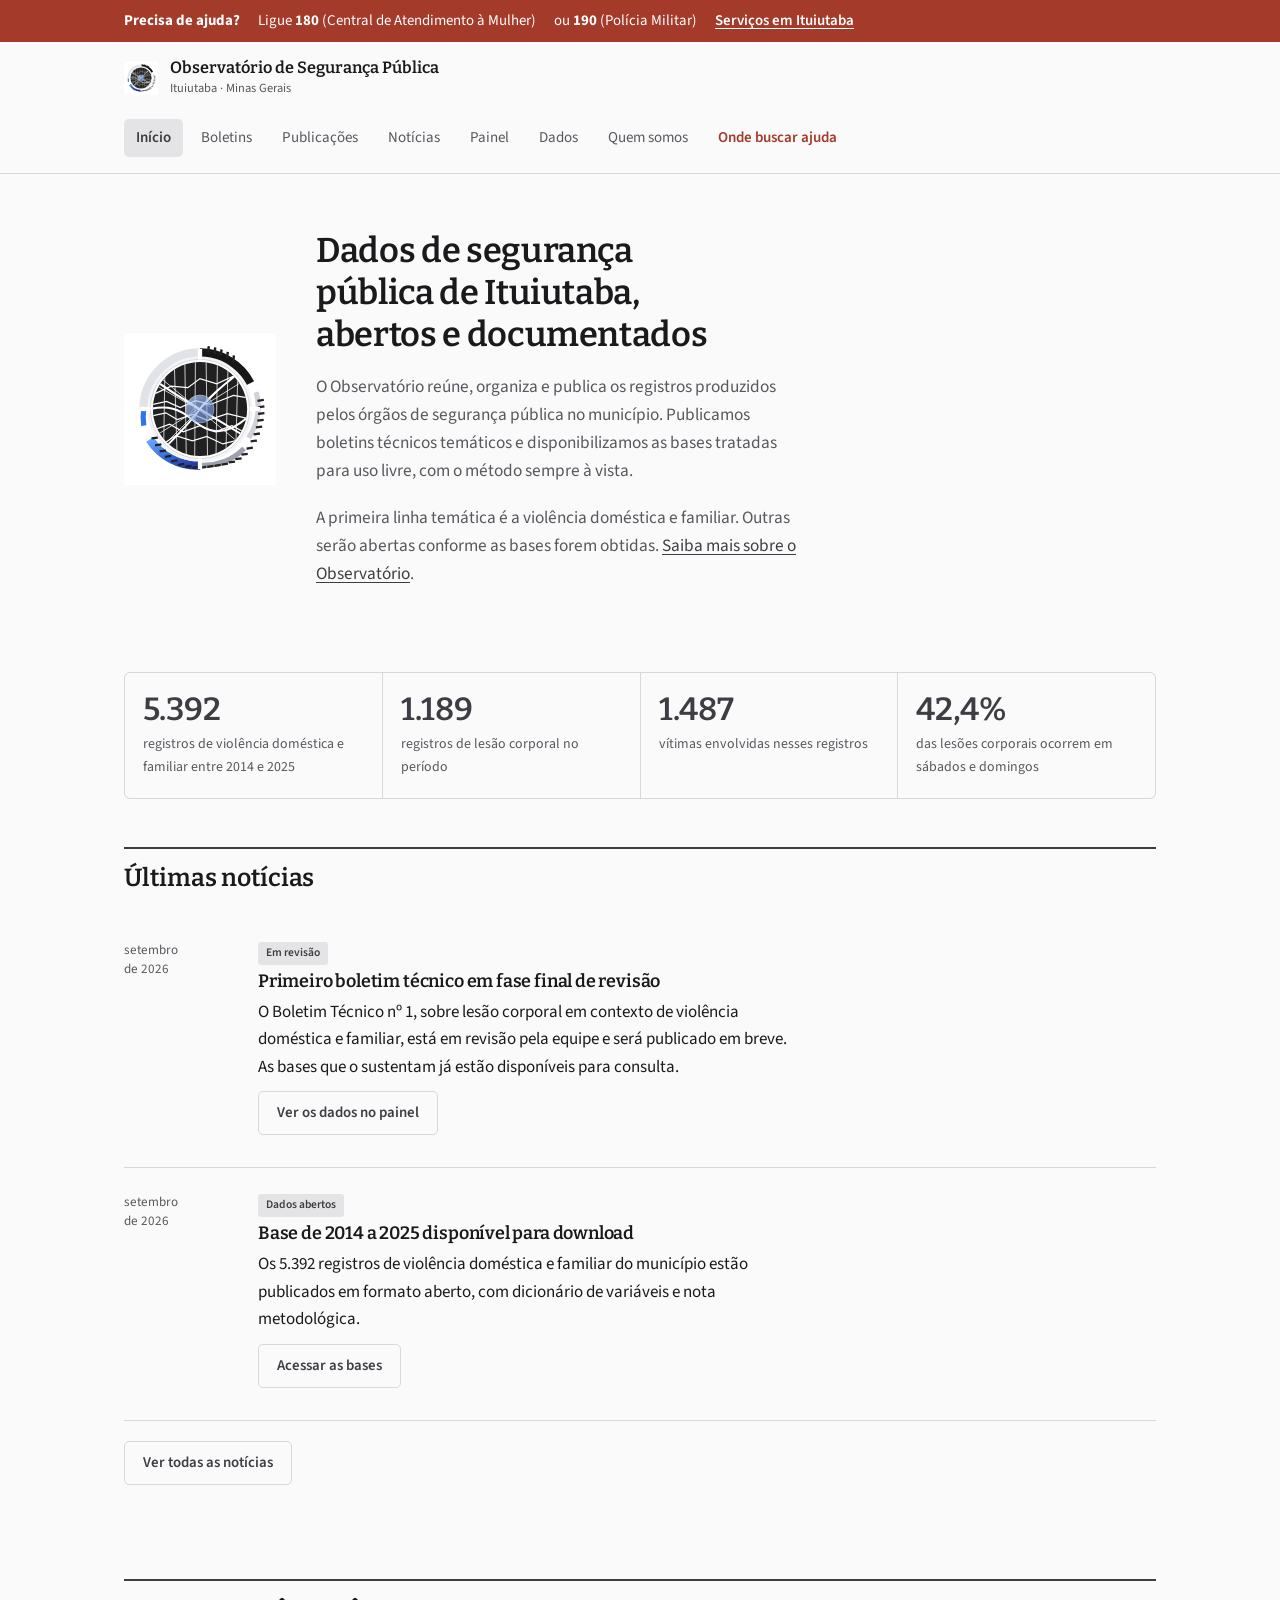
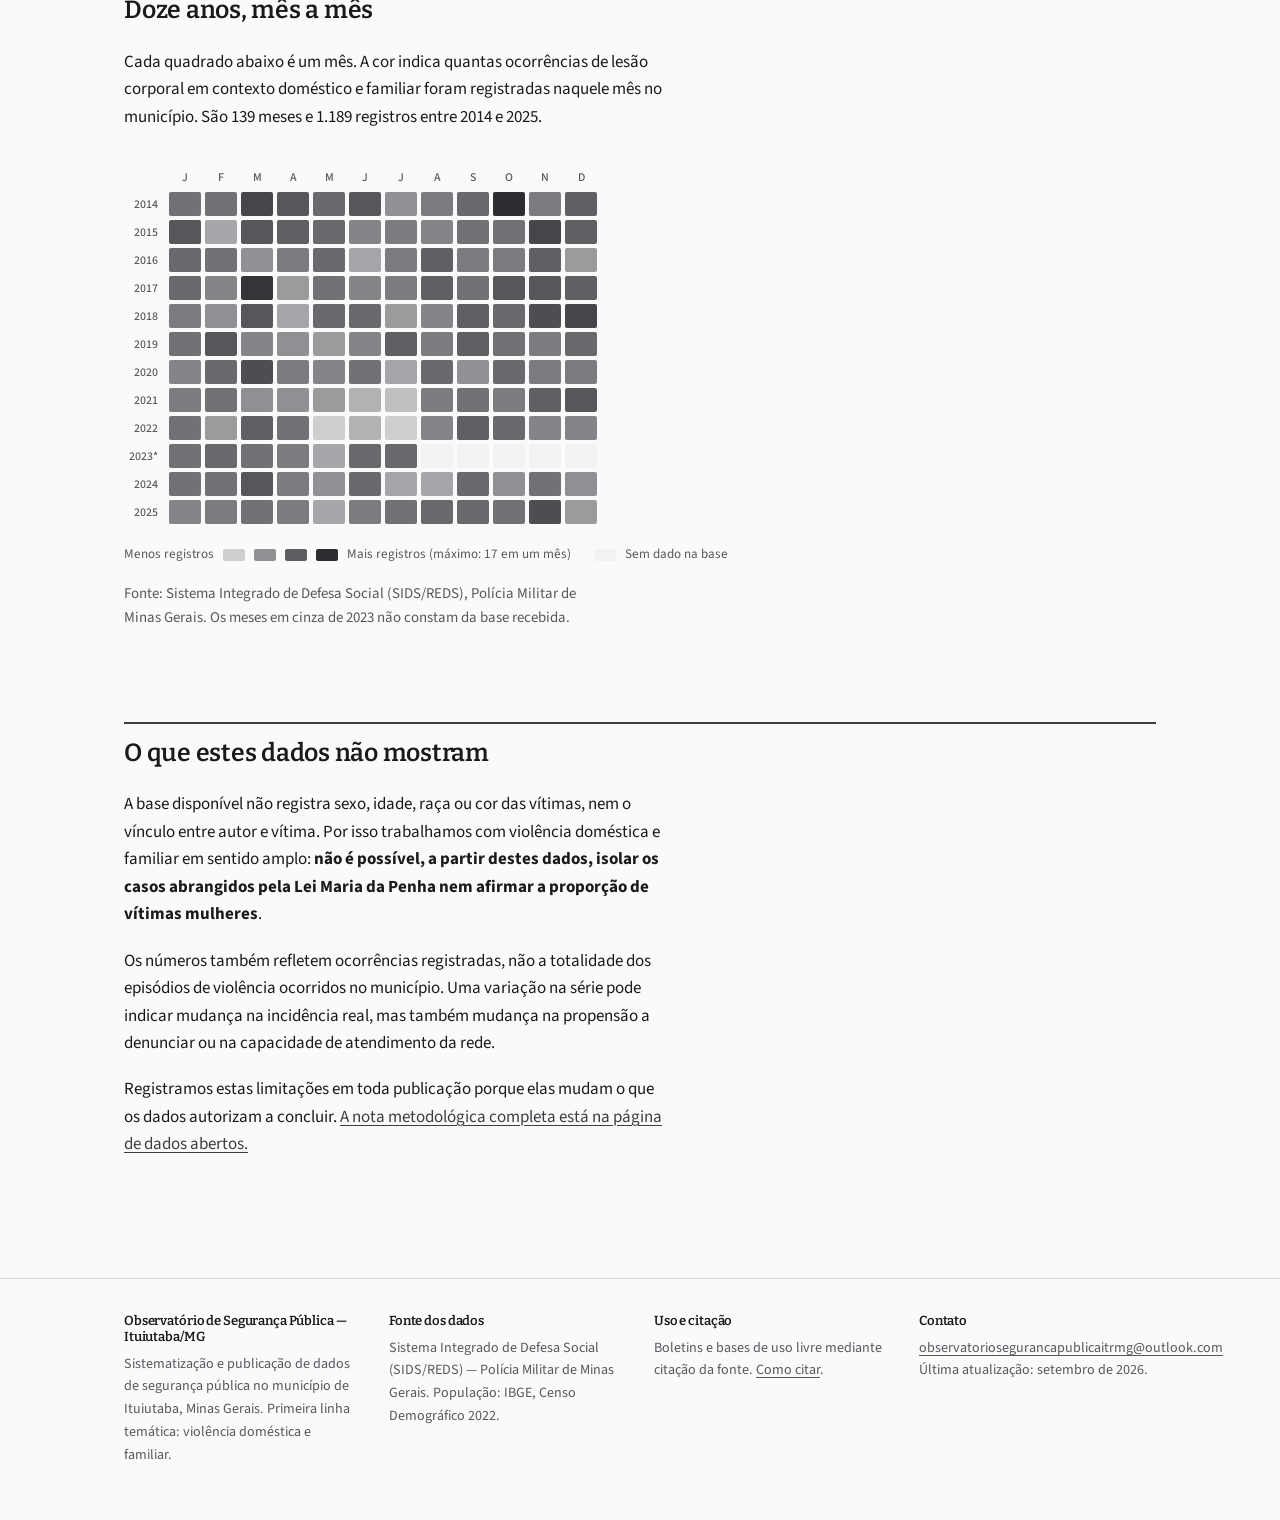
<file: index.html>
<!DOCTYPE html>
<html lang="pt-BR">
<head>
<meta charset="utf-8">
<meta name="viewport" content="width=device-width, initial-scale=1">
<title>Observatório de Segurança Pública — Ituiutaba/MG</title>
<meta name="description" content="Observatório de segurança pública de Ituiutaba (MG). Boletins técnicos e dados abertos, organizados em linhas temáticas. Primeira linha: violência doméstica e familiar, série histórica 2014–2025.">
<link rel="preconnect" href="https://fonts.googleapis.com">
<link rel="preconnect" href="https://fonts.gstatic.com" crossorigin>
<link href="https://fonts.googleapis.com/css2?family=Bitter:wght@500;600&family=Source+Sans+3:wght@400;600&display=swap" rel="stylesheet">
<link rel="icon" href="assets/logo.svg" type="image/svg+xml">
<link rel="stylesheet" href="assets/css/estilo.css">
<style>.sr-apenas{position:absolute;width:1px;height:1px;overflow:hidden;clip:rect(0 0 0 0)}</style>
</head>
<body>

<div class="socorro">
  <div class="env">
    <span><strong>Precisa de ajuda?</strong></span>
    <span>Ligue <strong>180</strong><span class="so-detalhe"> (Central de Atendimento à Mulher)</span></span>
    <span>ou <strong>190</strong><span class="so-detalhe"> (Polícia Militar)</span></span>
    <a href="ajuda.html">Serviços em Ituiutaba</a>
  </div>
</div>

<header class="topo">
  <div class="env">
    <a class="marca" href="index.html">
      <img src="assets/logo.svg" alt="" width="34" height="34">
      <span>
        <b>Observatório de Segurança Pública</b>
        <span>Ituiutaba · Minas Gerais</span>
      </span>
    </a>
    <nav class="menu" aria-label="Navegação principal">
      <a href="index.html" aria-current="page">Início</a>
      <a href="boletins.html">Boletins</a>
      <a href="publicacoes.html">Publicações</a>
      <a href="noticias.html">Notícias</a>
      <a href="painel.html">Painel</a>
      <a href="dados.html">Dados</a>
      <a href="equipe.html">Quem somos</a>
      <a href="ajuda.html" class="ajuda">Onde buscar ajuda</a>
    </nav>
  </div>
</header>

<main>
<div class="env">

  <div class="capa">
    <img src="assets/logo.svg" alt="">
    <div>
      <h1>Dados de segurança pública de Ituiutaba, abertos e documentados</h1>
      <p>O Observatório reúne, organiza e publica os registros produzidos pelos órgãos
      de segurança pública no município. Publicamos boletins técnicos temáticos e
      disponibilizamos as bases tratadas para uso livre, com o método sempre à vista.</p>
      <p>A primeira linha temática é a violência doméstica e familiar. Outras serão
      abertas conforme as bases forem obtidas. <a href="equipe.html">Saiba mais sobre o
      Observatório</a>.</p>
    </div>
  </div>

  <div class="numeros">
    <div><b>5.392</b><span>registros de violência doméstica e familiar entre 2014 e 2025</span></div>
    <div><b>1.189</b><span>registros de lesão corporal no período</span></div>
    <div><b>1.487</b><span>vítimas envolvidas nesses registros</span></div>
    <div><b>42,4%</b><span>das lesões corporais ocorrem em sábados e domingos</span></div>
  </div>

  <div class="secao-titulo"><h2>Últimas notícias</h2></div>
  <section>

    <div class="noticia">
      <div class="data">setembro<br>de 2026</div>
      <div>
        <span class="etiqueta">Em revisão</span>
        <h3>Primeiro boletim técnico em fase final de revisão</h3>
        <p>O Boletim Técnico nº 1, sobre lesão corporal em contexto de violência
        doméstica e familiar, está em revisão pela equipe e será publicado em breve.
        As bases que o sustentam já estão disponíveis para consulta.</p>
        <p><a class="botao vazado" href="painel.html">Ver os dados no painel</a></p>
      </div>
    </div>

    <div class="noticia">
      <div class="data">setembro<br>de 2026</div>
      <div>
        <span class="etiqueta">Dados abertos</span>
        <h3>Base de 2014 a 2025 disponível para download</h3>
        <p>Os 5.392 registros de violência doméstica e familiar do município estão
        publicados em formato aberto, com dicionário de variáveis e nota metodológica.</p>
        <p><a class="botao vazado" href="dados.html">Acessar as bases</a></p>
      </div>
    </div>

    <p style="margin-top:20px"><a class="botao vazado" href="noticias.html">Ver todas as notícias</a></p>

  </section>

  <div class="secao-titulo"><h2>Doze anos, mês a mês</h2></div>
  <section>
    <p class="prosa">Cada quadrado abaixo é um mês. A cor indica quantas ocorrências de
    lesão corporal em contexto doméstico e familiar foram registradas naquele mês no
    município. São 139 meses e 1.189 registros entre 2014 e 2025.</p>

    <div class="grade" id="grade-meses"></div>
    <div class="legenda" id="grade-legenda"></div>
    <p class="discreto" style="margin-top:16px">Fonte: Sistema Integrado de Defesa Social
    (SIDS/REDS), Polícia Militar de Minas Gerais. Os meses em cinza de 2023 não constam
    da base recebida.</p>
  </section>

  <div class="secao-titulo"><h2>O que estes dados não mostram</h2></div>
  <section>
    <div class="prosa">
      <p>A base disponível não registra sexo, idade, raça ou cor das vítimas, nem o
      vínculo entre autor e vítima. Por isso trabalhamos com violência doméstica e
      familiar em sentido amplo: <strong>não é possível, a partir destes dados, isolar os
      casos abrangidos pela Lei Maria da Penha nem afirmar a proporção de vítimas
      mulheres</strong>.</p>

      <p>Os números também refletem ocorrências registradas, não a totalidade dos
      episódios de violência ocorridos no município. Uma variação na série pode indicar
      mudança na incidência real, mas também mudança na propensão a denunciar ou na
      capacidade de atendimento da rede.</p>

      <p>Registramos estas limitações em toda publicação porque elas mudam o que os
      dados autorizam a concluir. <a href="dados.html">A nota metodológica completa está
      na página de dados abertos.</a></p>
    </div>
  </section>

</div>
</main>

<footer>
  <div class="env">
    <div>
      <h4>Observatório de Segurança Pública — Ituiutaba/MG</h4>
      <p>Sistematização e publicação de dados de segurança pública no município de
      Ituiutaba, Minas Gerais. Primeira linha temática: violência doméstica e familiar.</p>
    </div>
    <div>
      <h4>Fonte dos dados</h4>
      <p>Sistema Integrado de Defesa Social (SIDS/REDS) — Polícia Militar de Minas
      Gerais. População: IBGE, Censo Demográfico 2022.</p>
    </div>
    <div>
      <h4>Uso e citação</h4>
      <p>Boletins e bases de uso livre mediante citação da fonte.
      <a href="dados.html">Como citar</a>.</p>
    </div>
    <div>
      <h4>Contato</h4>
      <p><a href="mailto:observatoriosegurancapublicaitrmg@outlook.com">observatoriosegurancapublicaitrmg@outlook.com</a><br>
      Última atualização: setembro de 2026.</p>
    </div>
  </div>
</footer>

<script src="assets/js/dados.js"></script>
<script src="assets/js/grade.js"></script>
</body>
</html>
</file>
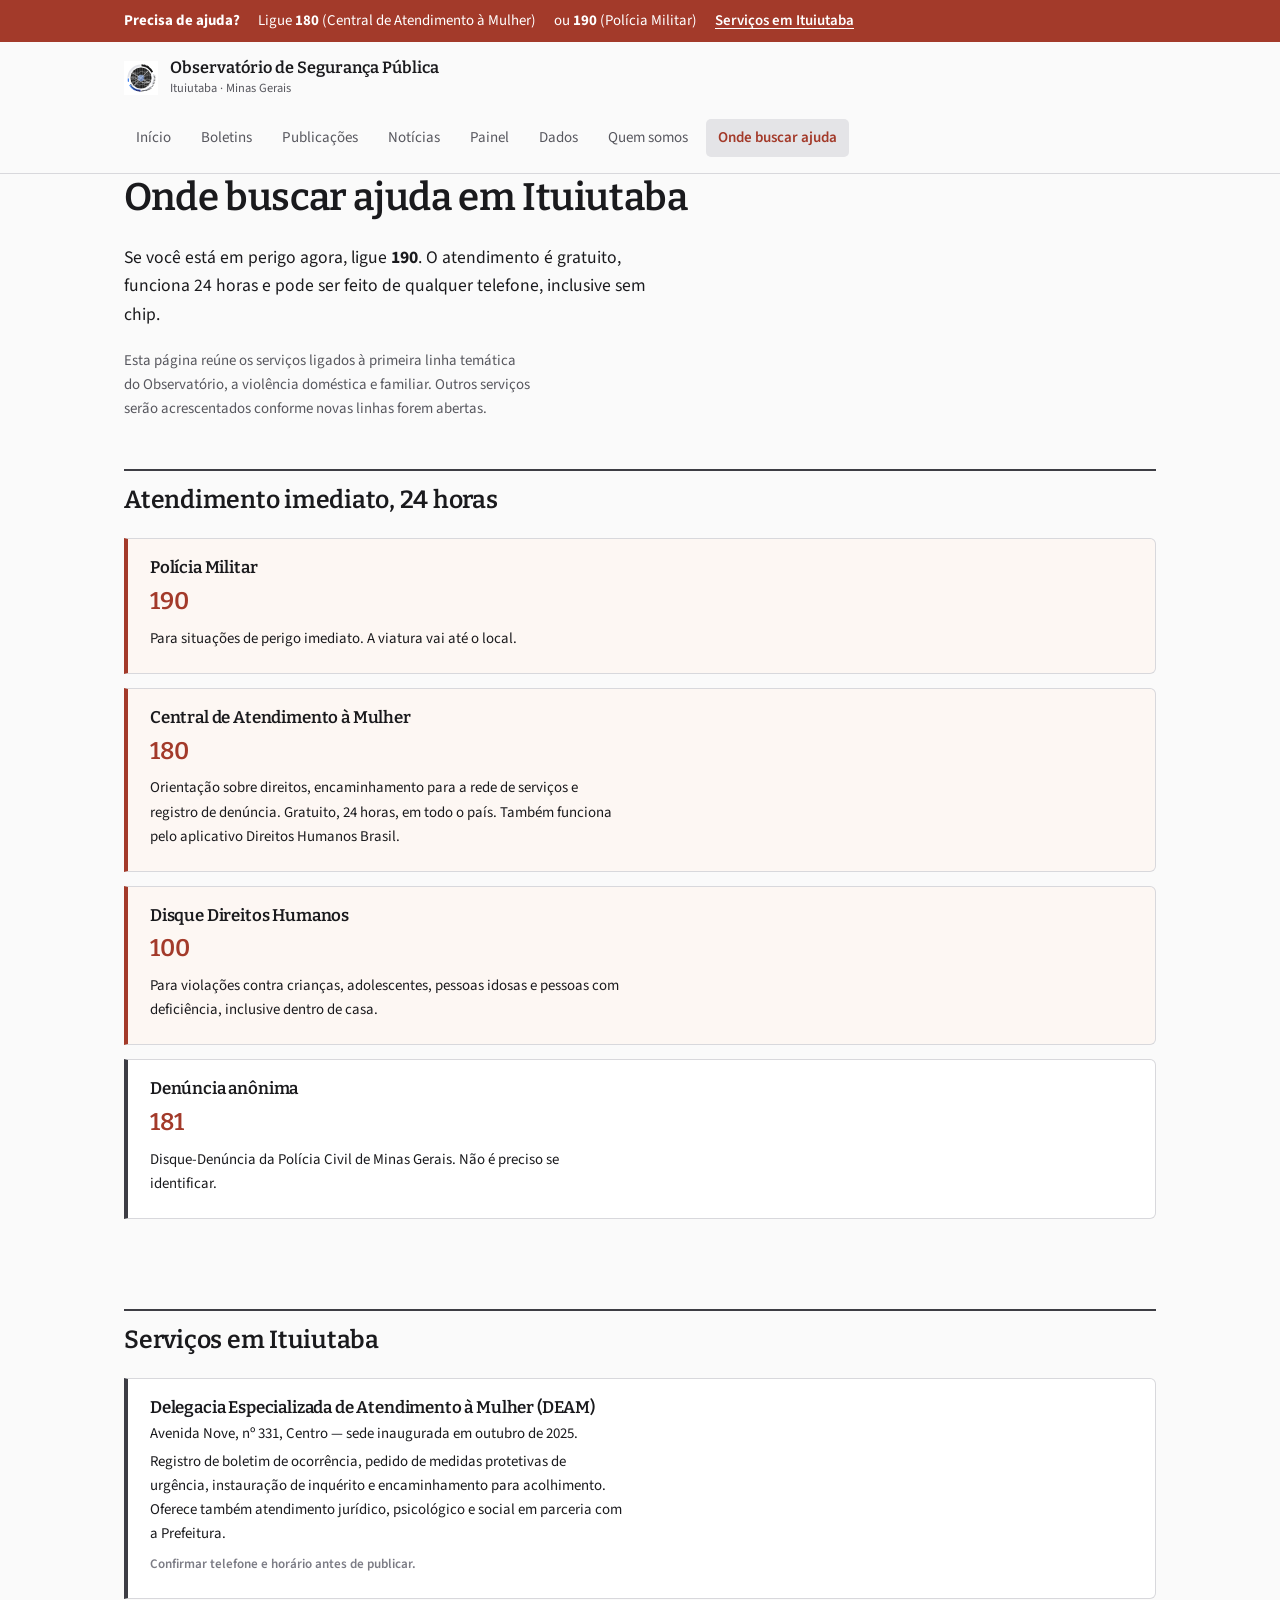
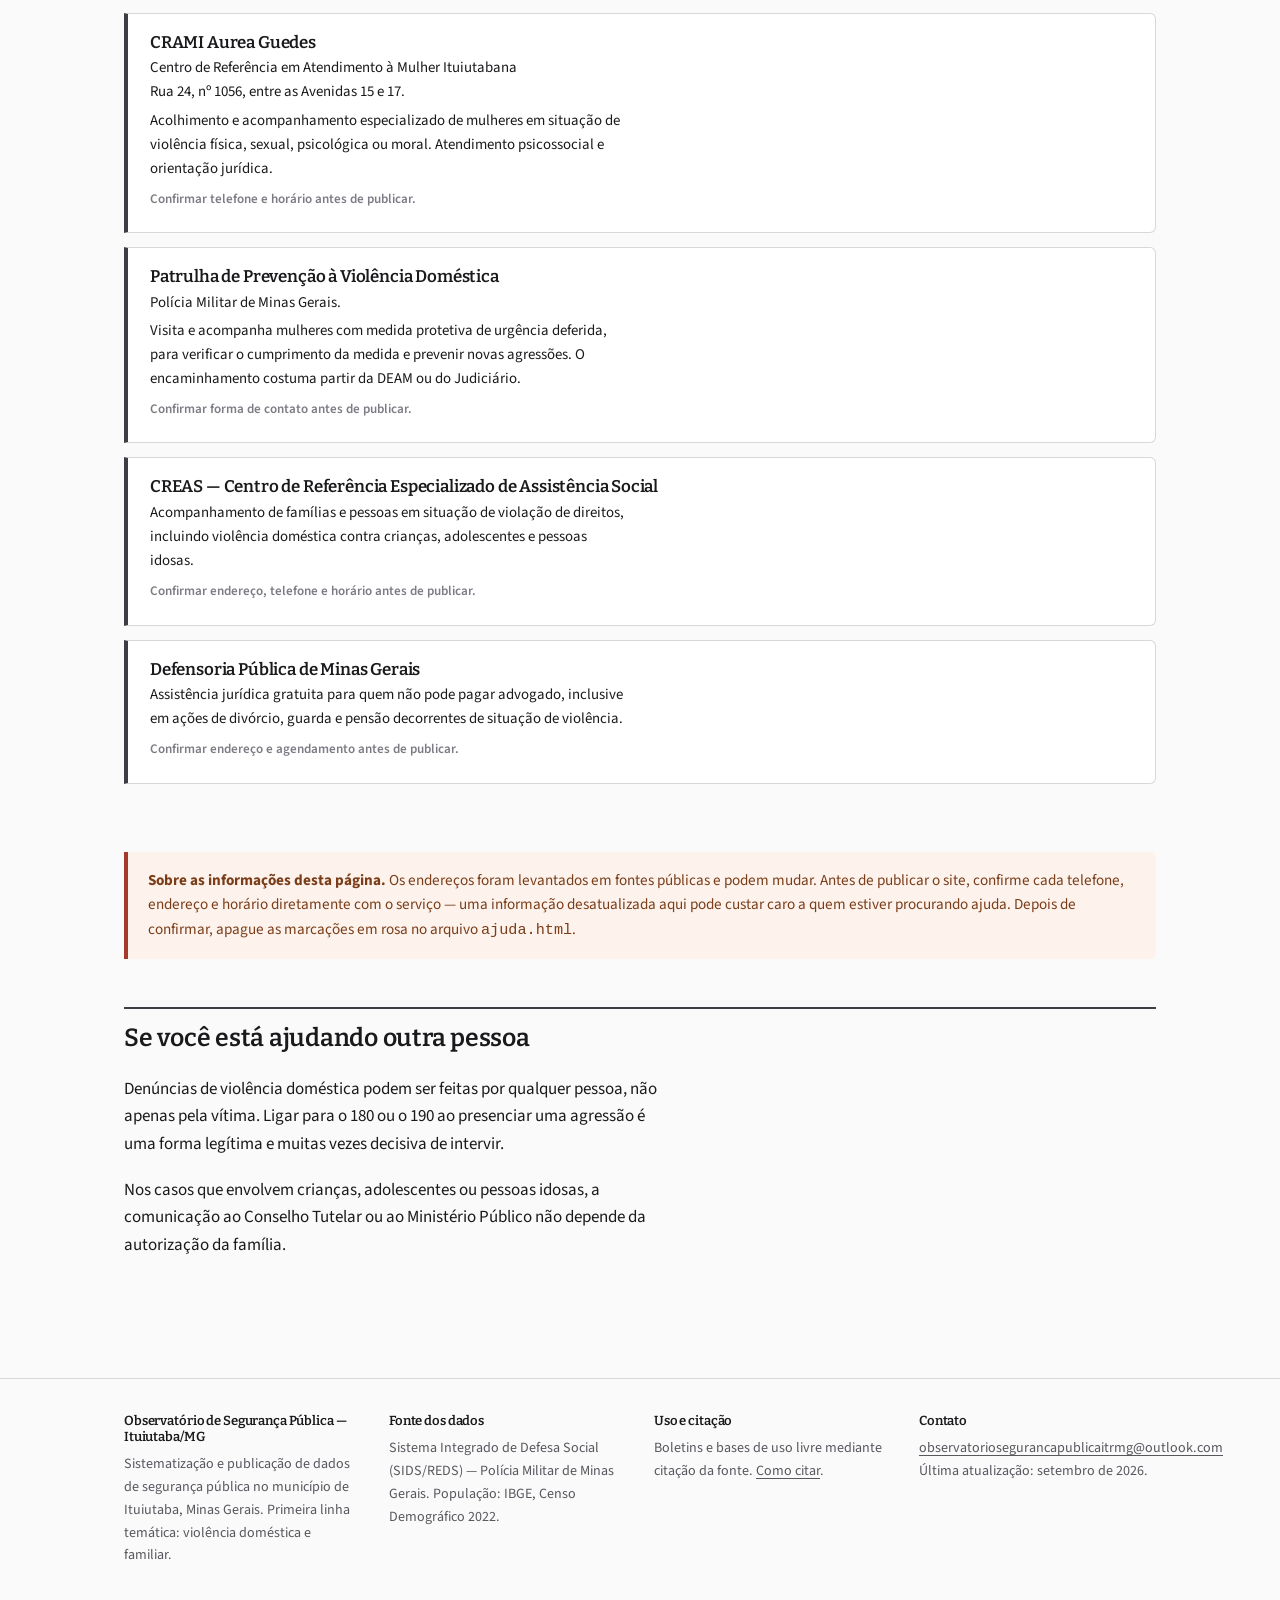
<file: ajuda.html>
<!DOCTYPE html>
<html lang="pt-BR">
<head>
<meta charset="utf-8">
<meta name="viewport" content="width=device-width, initial-scale=1">
<title>Onde buscar ajuda · Observatório de Segurança Pública — Ituiutaba/MG</title>
<meta name="description" content="Serviços de atendimento a pessoas em situação de violência doméstica em Ituiutaba (MG) e telefones de emergência.">
<link rel="preconnect" href="https://fonts.googleapis.com">
<link rel="preconnect" href="https://fonts.gstatic.com" crossorigin>
<link href="https://fonts.googleapis.com/css2?family=Bitter:wght@500;600&family=Source+Sans+3:wght@400;600&display=swap" rel="stylesheet">
<link rel="icon" href="assets/logo.svg" type="image/svg+xml">
<link rel="stylesheet" href="assets/css/estilo.css">
</head>
<body>

<div class="socorro">
  <div class="env">
    <span><strong>Precisa de ajuda?</strong></span>
    <span>Ligue <strong>180</strong><span class="so-detalhe"> (Central de Atendimento à Mulher)</span></span>
    <span>ou <strong>190</strong><span class="so-detalhe"> (Polícia Militar)</span></span>
    <a href="ajuda.html">Serviços em Ituiutaba</a>
  </div>
</div>

<header class="topo">
  <div class="env">
    <a class="marca" href="index.html">
      <img src="assets/logo.svg" alt="" width="34" height="34">
      <span>
        <b>Observatório de Segurança Pública</b>
        <span>Ituiutaba · Minas Gerais</span>
      </span>
    </a>
    <nav class="menu" aria-label="Navegação principal">
      <a href="index.html">Início</a>
      <a href="boletins.html">Boletins</a>
      <a href="publicacoes.html">Publicações</a>
      <a href="noticias.html">Notícias</a>
      <a href="painel.html">Painel</a>
      <a href="dados.html">Dados</a>
      <a href="equipe.html">Quem somos</a>
      <a href="ajuda.html" class="ajuda" aria-current="page">Onde buscar ajuda</a>
    </nav>
  </div>
</header>

<main>
<div class="env">

  <h1>Onde buscar ajuda em Ituiutaba</h1>
  <p class="linha" style="font-size:1.1rem;max-width:58ch">Se você está em perigo agora,
  ligue <strong>190</strong>. O atendimento é gratuito, funciona 24 horas e pode ser feito
  de qualquer telefone, inclusive sem chip.</p>

  <p class="discreto" style="max-width:58ch">Esta página reúne os serviços ligados à
  primeira linha temática do Observatório, a violência doméstica e familiar. Outros
  serviços serão acrescentados conforme novas linhas forem abertas.</p>

  <div class="secao-titulo"><h2>Atendimento imediato, 24 horas</h2></div>
  <section>
    <div class="servico urgente">
      <h3>Polícia Militar</h3>
      <span class="tel">190</span>
      <p>Para situações de perigo imediato. A viatura vai até o local.</p>
    </div>

    <div class="servico urgente">
      <h3>Central de Atendimento à Mulher</h3>
      <span class="tel">180</span>
      <p>Orientação sobre direitos, encaminhamento para a rede de serviços e registro de
      denúncia. Gratuito, 24 horas, em todo o país. Também funciona pelo aplicativo
      Direitos Humanos Brasil.</p>
    </div>

    <div class="servico urgente">
      <h3>Disque Direitos Humanos</h3>
      <span class="tel">100</span>
      <p>Para violações contra crianças, adolescentes, pessoas idosas e pessoas com
      deficiência, inclusive dentro de casa.</p>
    </div>

    <div class="servico">
      <h3>Denúncia anônima</h3>
      <span class="tel">181</span>
      <p>Disque-Denúncia da Polícia Civil de Minas Gerais. Não é preciso se identificar.</p>
    </div>
  </section>

  <div class="secao-titulo"><h2>Serviços em Ituiutaba</h2></div>
  <section>
    <div class="servico">
      <h3>Delegacia Especializada de Atendimento à Mulher (DEAM)</h3>
      <p>Avenida Nove, nº 331, Centro — sede inaugurada em outubro de 2025.</p>
      <p>Registro de boletim de ocorrência, pedido de medidas protetivas de urgência,
      instauração de inquérito e encaminhamento para acolhimento. Oferece também
      atendimento jurídico, psicológico e social em parceria com a Prefeitura.</p>
      <p class="conferir">Confirmar telefone e horário antes de publicar.</p>
    </div>

    <div class="servico">
      <h3>CRAMI Aurea Guedes</h3>
      <p>Centro de Referência em Atendimento à Mulher Ituiutabana<br>
      Rua 24, nº 1056, entre as Avenidas 15 e 17.</p>
      <p>Acolhimento e acompanhamento especializado de mulheres em situação de violência
      física, sexual, psicológica ou moral. Atendimento psicossocial e orientação
      jurídica.</p>
      <p class="conferir">Confirmar telefone e horário antes de publicar.</p>
    </div>

    <div class="servico">
      <h3>Patrulha de Prevenção à Violência Doméstica</h3>
      <p>Polícia Militar de Minas Gerais.</p>
      <p>Visita e acompanha mulheres com medida protetiva de urgência deferida, para
      verificar o cumprimento da medida e prevenir novas agressões. O encaminhamento
      costuma partir da DEAM ou do Judiciário.</p>
      <p class="conferir">Confirmar forma de contato antes de publicar.</p>
    </div>

    <div class="servico">
      <h3>CREAS — Centro de Referência Especializado de Assistência Social</h3>
      <p>Acompanhamento de famílias e pessoas em situação de violação de direitos,
      incluindo violência doméstica contra crianças, adolescentes e pessoas idosas.</p>
      <p class="conferir">Confirmar endereço, telefone e horário antes de publicar.</p>
    </div>

    <div class="servico">
      <h3>Defensoria Pública de Minas Gerais</h3>
      <p>Assistência jurídica gratuita para quem não pode pagar advogado, inclusive em
      ações de divórcio, guarda e pensão decorrentes de situação de violência.</p>
      <p class="conferir">Confirmar endereço e agendamento antes de publicar.</p>
    </div>
  </section>

  <div class="aviso">
    <p><strong>Sobre as informações desta página.</strong> Os endereços foram levantados em
    fontes públicas e podem mudar. Antes de publicar o site, confirme cada telefone,
    endereço e horário diretamente com o serviço — uma informação desatualizada aqui pode
    custar caro a quem estiver procurando ajuda. Depois de confirmar, apague as marcações
    em rosa no arquivo <code>ajuda.html</code>.</p>
  </div>

  <div class="secao-titulo"><h2>Se você está ajudando outra pessoa</h2></div>
  <section>
    <div class="prosa">
      <p>Denúncias de violência doméstica podem ser feitas por qualquer pessoa, não apenas
      pela vítima. Ligar para o 180 ou o 190 ao presenciar uma agressão é uma forma legítima
      e muitas vezes decisiva de intervir.</p>
      <p>Nos casos que envolvem crianças, adolescentes ou pessoas idosas, a comunicação ao
      Conselho Tutelar ou ao Ministério Público não depende da autorização da família.</p>
    </div>
  </section>

</div>
</main>

<footer>
  <div class="env">
    <div>
      <h4>Observatório de Segurança Pública — Ituiutaba/MG</h4>
      <p>Sistematização e publicação de dados de segurança pública no município de
      Ituiutaba, Minas Gerais. Primeira linha temática: violência doméstica e familiar.</p>
    </div>
    <div>
      <h4>Fonte dos dados</h4>
      <p>Sistema Integrado de Defesa Social (SIDS/REDS) — Polícia Militar de Minas
      Gerais. População: IBGE, Censo Demográfico 2022.</p>
    </div>
    <div>
      <h4>Uso e citação</h4>
      <p>Boletins e bases de uso livre mediante citação da fonte.
      <a href="dados.html">Como citar</a>.</p>
    </div>
    <div>
      <h4>Contato</h4>
      <p><a href="mailto:observatoriosegurancapublicaitrmg@outlook.com">observatoriosegurancapublicaitrmg@outlook.com</a><br>
      Última atualização: setembro de 2026.</p>
    </div>
  </div>
</footer>
</body>
</html>
</file>
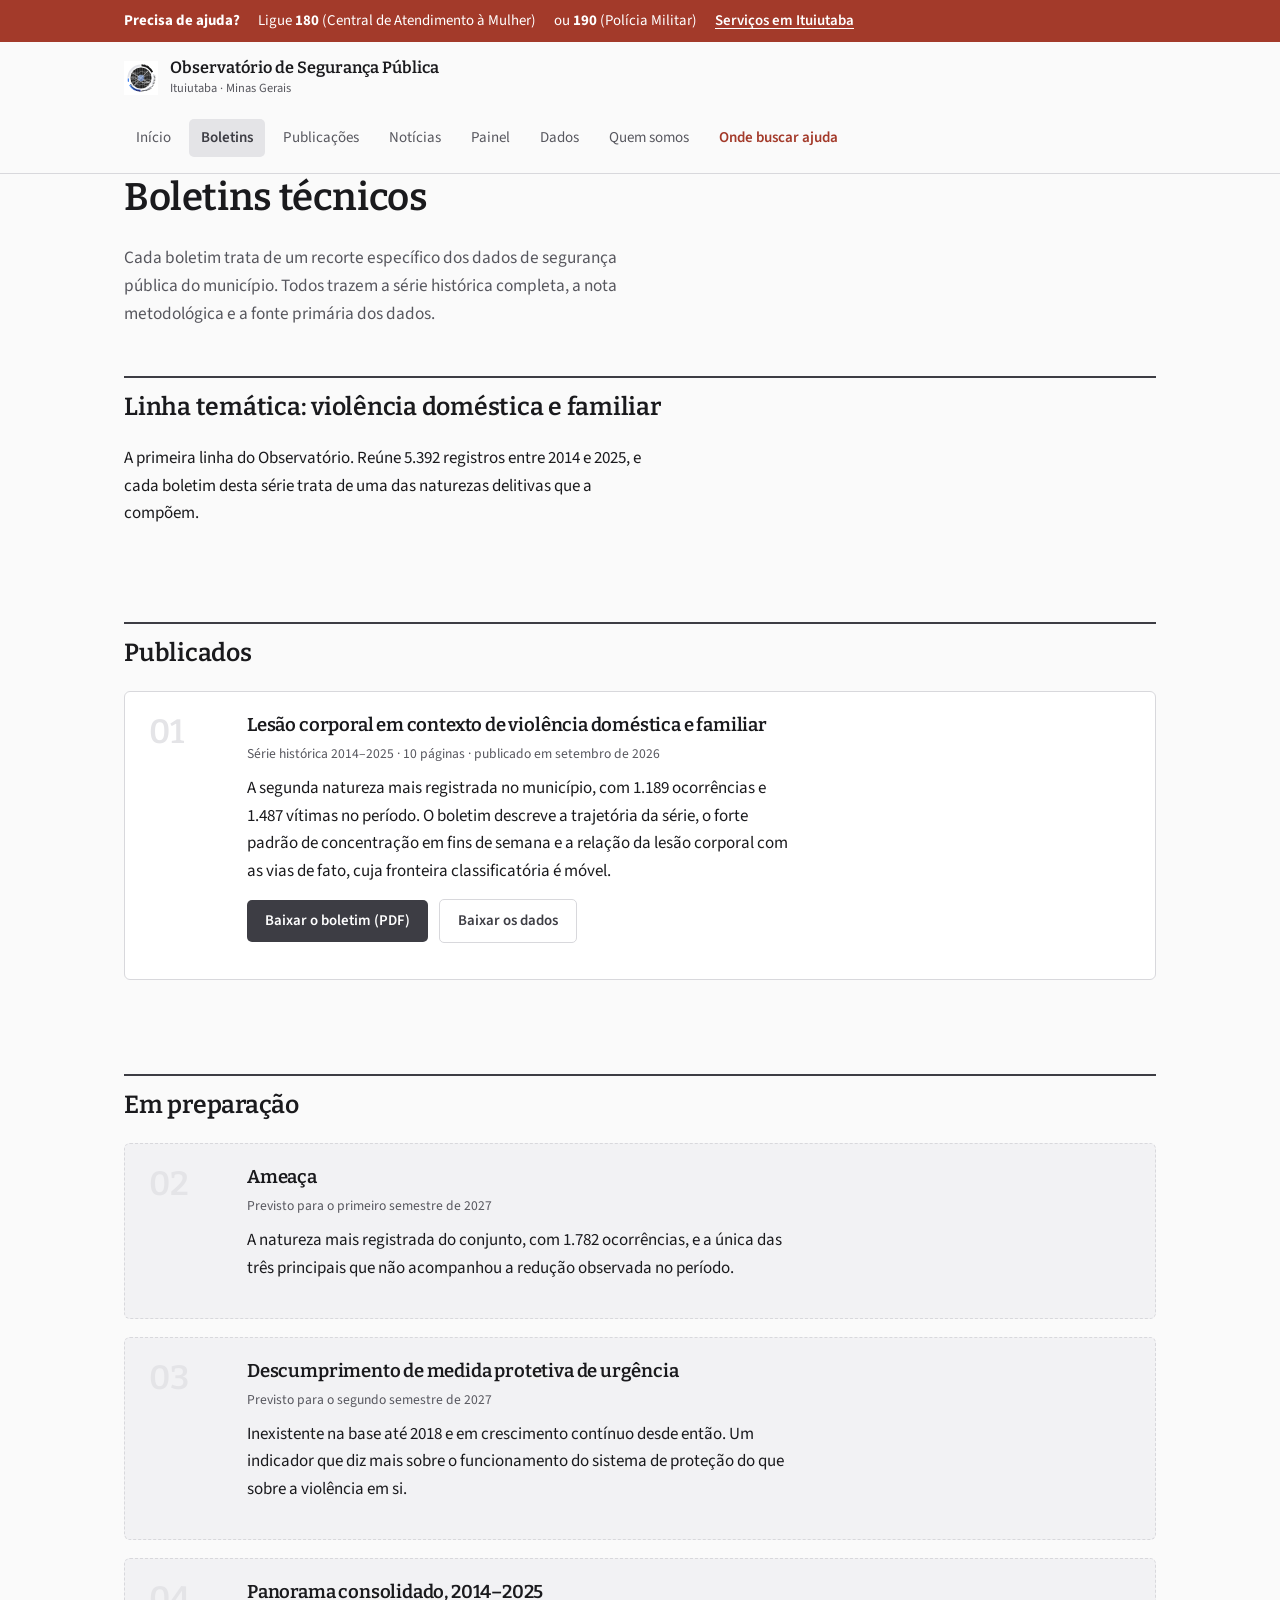
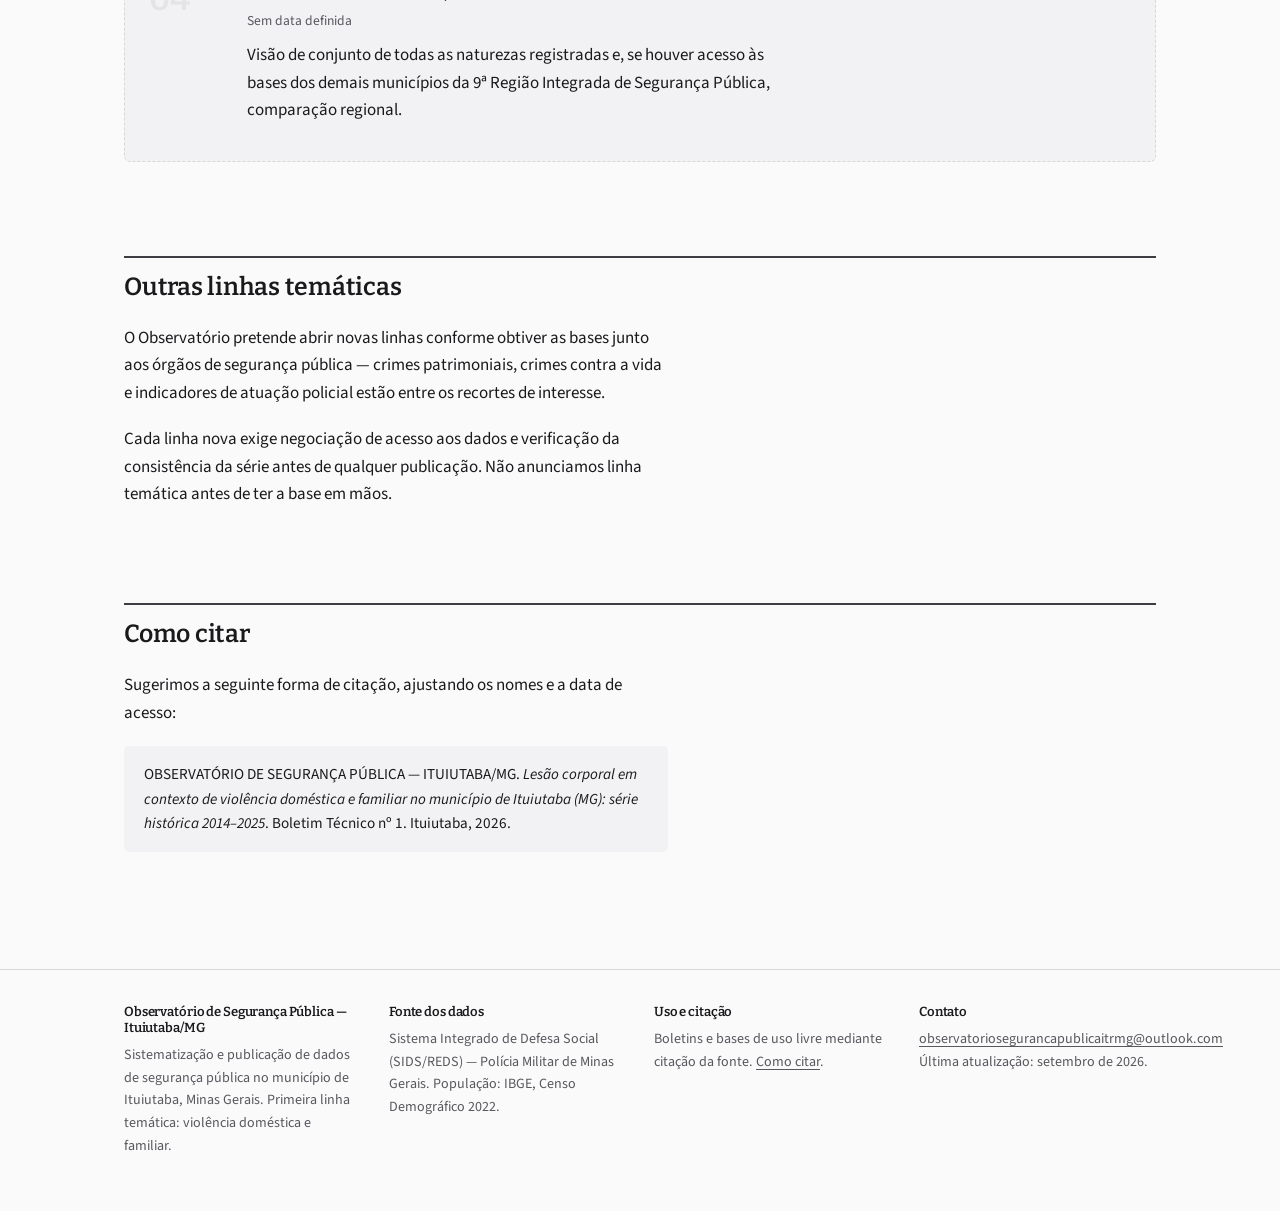
<file: boletins.html>
<!DOCTYPE html>
<html lang="pt-BR">
<head>
<meta charset="utf-8">
<meta name="viewport" content="width=device-width, initial-scale=1">
<title>Boletins · Observatório de Segurança Pública — Ituiutaba/MG</title>
<meta name="description" content="Boletins técnicos do Observatório de Segurança Pública de Ituiutaba (MG), organizados por linha temática.">
<link rel="preconnect" href="https://fonts.googleapis.com">
<link rel="preconnect" href="https://fonts.gstatic.com" crossorigin>
<link href="https://fonts.googleapis.com/css2?family=Bitter:wght@500;600&family=Source+Sans+3:wght@400;600&display=swap" rel="stylesheet">
<link rel="icon" href="assets/logo.svg" type="image/svg+xml">
<link rel="stylesheet" href="assets/css/estilo.css">
</head>
<body>

<div class="socorro">
  <div class="env">
    <span><strong>Precisa de ajuda?</strong></span>
    <span>Ligue <strong>180</strong><span class="so-detalhe"> (Central de Atendimento à Mulher)</span></span>
    <span>ou <strong>190</strong><span class="so-detalhe"> (Polícia Militar)</span></span>
    <a href="ajuda.html">Serviços em Ituiutaba</a>
  </div>
</div>

<header class="topo">
  <div class="env">
    <a class="marca" href="index.html">
      <img src="assets/logo.svg" alt="" width="34" height="34">
      <span>
        <b>Observatório de Segurança Pública</b>
        <span>Ituiutaba · Minas Gerais</span>
      </span>
    </a>
    <nav class="menu" aria-label="Navegação principal">
      <a href="index.html">Início</a>
      <a href="boletins.html" aria-current="page">Boletins</a>
      <a href="publicacoes.html">Publicações</a>
      <a href="noticias.html">Notícias</a>
      <a href="painel.html">Painel</a>
      <a href="dados.html">Dados</a>
      <a href="equipe.html">Quem somos</a>
      <a href="ajuda.html" class="ajuda">Onde buscar ajuda</a>
    </nav>
  </div>
</header>

<main>
<div class="env">

  <h1>Boletins técnicos</h1>
  <p class="linha discreto" style="font-size:1.08rem;max-width:60ch">Cada boletim trata de
  um recorte específico dos dados de segurança pública do município. Todos trazem a série
  histórica completa, a nota metodológica e a fonte primária dos dados.</p>

  <div class="secao-titulo"><h2>Linha temática: violência doméstica e familiar</h2></div>
  <section>
    <div class="prosa">
      <p>A primeira linha do Observatório. Reúne 5.392 registros entre 2014 e 2025, e cada
      boletim desta série trata de uma das naturezas delitivas que a compõem.</p>
    </div>
  </section>

  <div class="secao-titulo"><h2>Publicados</h2></div>
  <section>
    <div class="boletim">
      <div class="num">01</div>
      <div>
        <h3>Lesão corporal em contexto de violência doméstica e familiar</h3>
        <p class="meta">Série histórica 2014–2025 · 10 páginas · publicado em setembro de 2026</p>
        <p>A segunda natureza mais registrada no município, com 1.189 ocorrências e 1.487
        vítimas no período. O boletim descreve a trajetória da série, o forte padrão de
        concentração em fins de semana e a relação da lesão corporal com as vias de fato,
        cuja fronteira classificatória é móvel.</p>
        <p><a class="botao" href="boletins/Boletim-Tecnico-01-Lesao-Corporal-Ituiutaba-final.pdf">Baixar o boletim (PDF)</a>
        <a class="botao vazado" href="dados.html" style="margin-left:8px">Baixar os dados</a></p>
      </div>
    </div>
  </section>

  <div class="secao-titulo"><h2>Em preparação</h2></div>
  <section>
    <div class="boletim previsto">
      <div class="num">02</div>
      <div>
        <h3>Ameaça</h3>
        <p class="meta">Previsto para o primeiro semestre de 2027</p>
        <p>A natureza mais registrada do conjunto, com 1.782 ocorrências, e a única das
        três principais que não acompanhou a redução observada no período.</p>
      </div>
    </div>
    <div class="boletim previsto">
      <div class="num">03</div>
      <div>
        <h3>Descumprimento de medida protetiva de urgência</h3>
        <p class="meta">Previsto para o segundo semestre de 2027</p>
        <p>Inexistente na base até 2018 e em crescimento contínuo desde então. Um
        indicador que diz mais sobre o funcionamento do sistema de proteção do que sobre
        a violência em si.</p>
      </div>
    </div>
    <div class="boletim previsto">
      <div class="num">04</div>
      <div>
        <h3>Panorama consolidado, 2014–2025</h3>
        <p class="meta">Sem data definida</p>
        <p>Visão de conjunto de todas as naturezas registradas e, se houver acesso às
        bases dos demais municípios da 9ª Região Integrada de Segurança Pública,
        comparação regional.</p>
      </div>
    </div>
  </section>

  <div class="secao-titulo"><h2>Outras linhas temáticas</h2></div>
  <section>
    <div class="prosa">
      <p>O Observatório pretende abrir novas linhas conforme obtiver as bases junto aos
      órgãos de segurança pública — crimes patrimoniais, crimes contra a vida e
      indicadores de atuação policial estão entre os recortes de interesse.</p>
      <p>Cada linha nova exige negociação de acesso aos dados e verificação da consistência
      da série antes de qualquer publicação. Não anunciamos linha temática antes de ter a
      base em mãos.</p>
    </div>
  </section>

  <div class="secao-titulo"><h2>Como citar</h2></div>
  <section>
    <div class="prosa">
      <p>Sugerimos a seguinte forma de citação, ajustando os nomes e a data de acesso:</p>
      <p style="background:var(--lavanda-2);padding:16px 20px;border-radius:5px;font-size:.95rem">
      OBSERVATÓRIO DE SEGURANÇA PÚBLICA — ITUIUTABA/MG. <em>Lesão corporal em contexto de
      violência doméstica e familiar no município de Ituiutaba (MG): série histórica
      2014–2025</em>. Boletim Técnico nº 1. Ituiutaba, 2026.</p>
    </div>
  </section>

</div>
</main>

<footer>
  <div class="env">
    <div>
      <h4>Observatório de Segurança Pública — Ituiutaba/MG</h4>
      <p>Sistematização e publicação de dados de segurança pública no município de
      Ituiutaba, Minas Gerais. Primeira linha temática: violência doméstica e familiar.</p>
    </div>
    <div>
      <h4>Fonte dos dados</h4>
      <p>Sistema Integrado de Defesa Social (SIDS/REDS) — Polícia Militar de Minas
      Gerais. População: IBGE, Censo Demográfico 2022.</p>
    </div>
    <div>
      <h4>Uso e citação</h4>
      <p>Boletins e bases de uso livre mediante citação da fonte.
      <a href="dados.html">Como citar</a>.</p>
    </div>
    <div>
      <h4>Contato</h4>
      <p><a href="mailto:observatoriosegurancapublicaitrmg@outlook.com">observatoriosegurancapublicaitrmg@outlook.com</a><br>
      Última atualização: setembro de 2026.</p>
    </div>
  </div>
</footer>
</body>
</html>
</file>
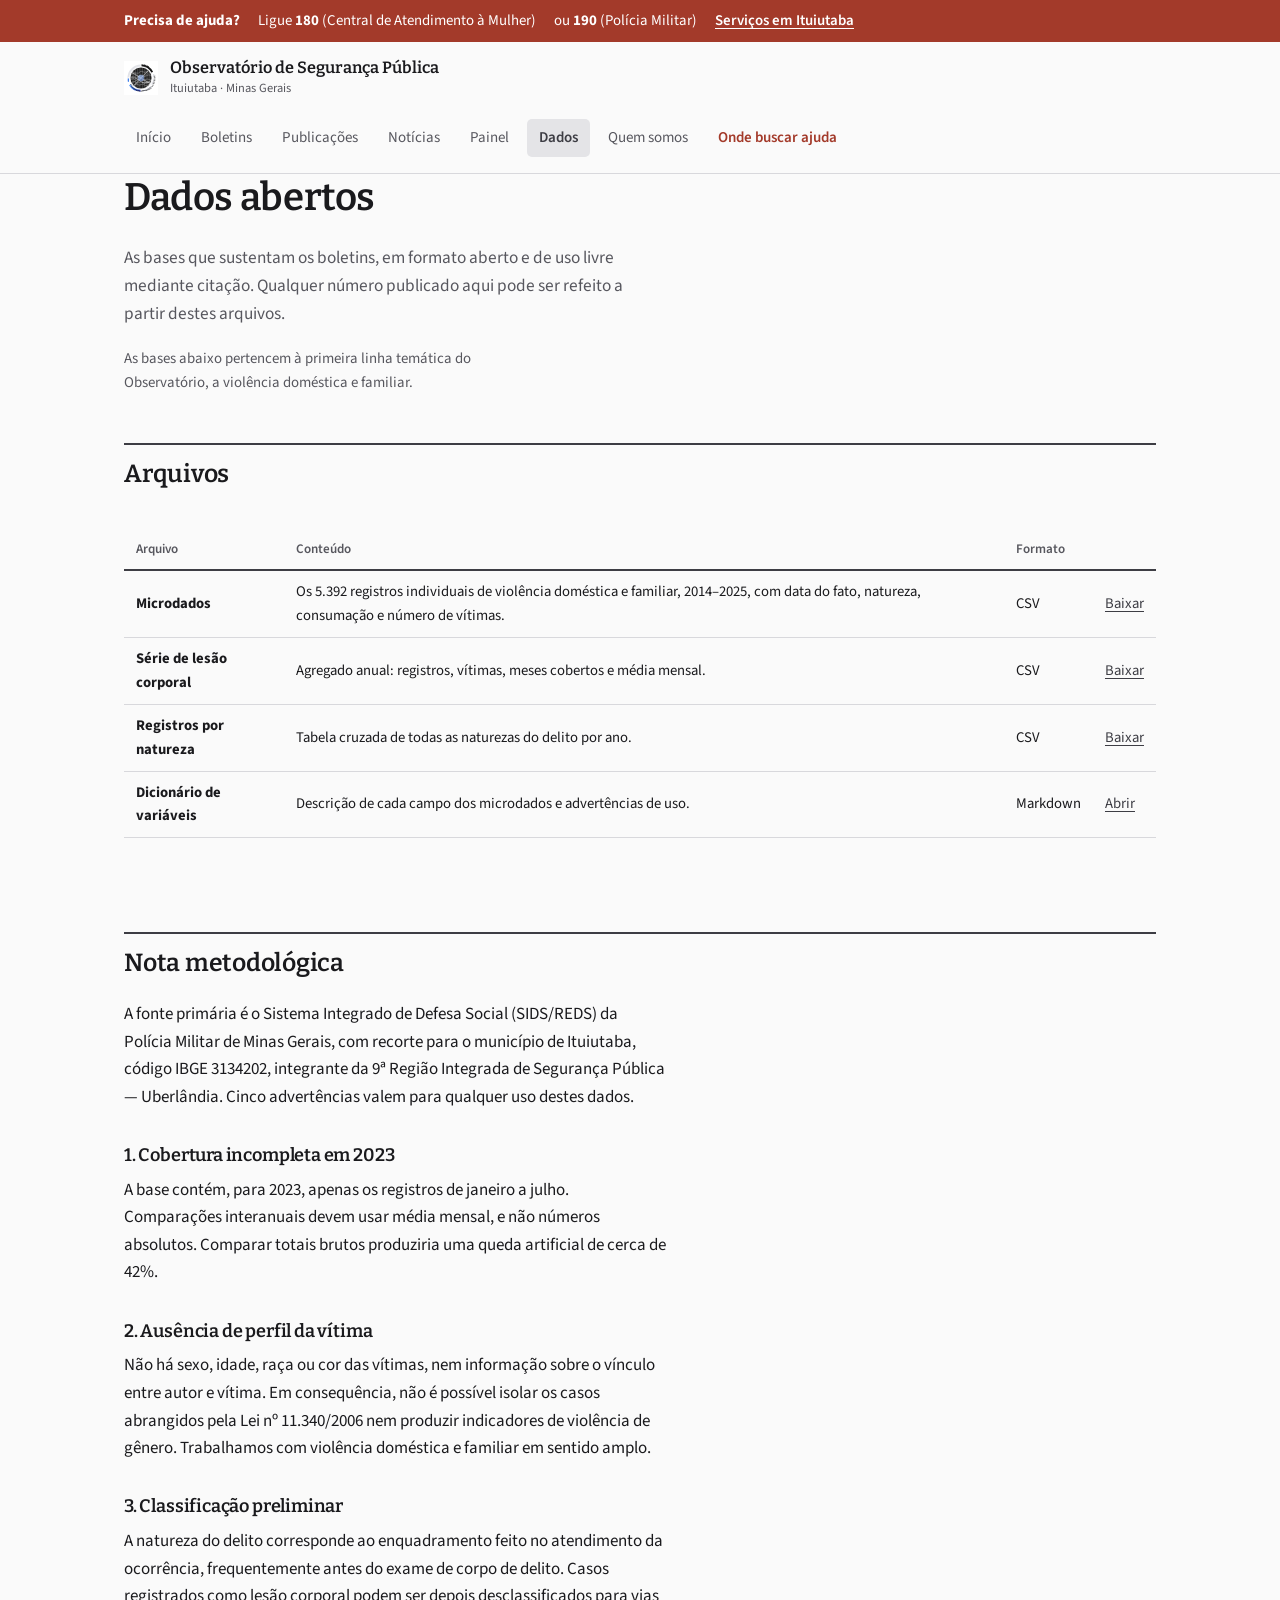
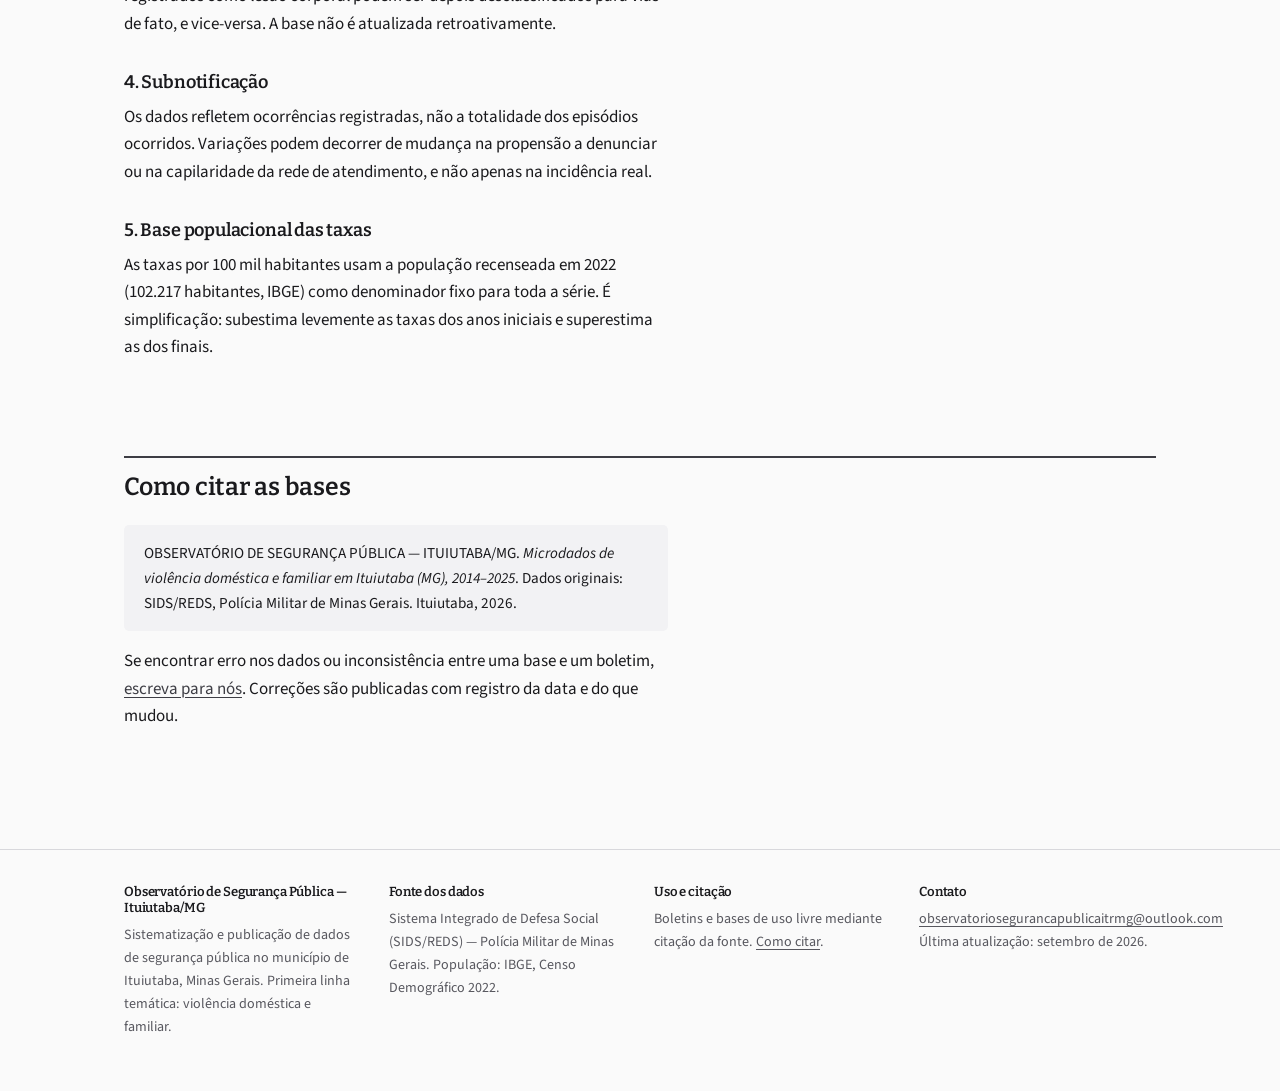
<file: dados.html>
<!DOCTYPE html>
<html lang="pt-BR">
<head>
<meta charset="utf-8">
<meta name="viewport" content="width=device-width, initial-scale=1">
<title>Dados abertos · Observatório de Segurança Pública — Ituiutaba/MG</title>
<meta name="description" content="Bases de dados abertas do Observatório de Segurança Pública de Ituiutaba (MG), com dicionário de variáveis e nota metodológica.">
<link rel="preconnect" href="https://fonts.googleapis.com">
<link rel="preconnect" href="https://fonts.gstatic.com" crossorigin>
<link href="https://fonts.googleapis.com/css2?family=Bitter:wght@500;600&family=Source+Sans+3:wght@400;600&display=swap" rel="stylesheet">
<link rel="icon" href="assets/logo.svg" type="image/svg+xml">
<link rel="stylesheet" href="assets/css/estilo.css">
</head>
<body>

<div class="socorro">
  <div class="env">
    <span><strong>Precisa de ajuda?</strong></span>
    <span>Ligue <strong>180</strong><span class="so-detalhe"> (Central de Atendimento à Mulher)</span></span>
    <span>ou <strong>190</strong><span class="so-detalhe"> (Polícia Militar)</span></span>
    <a href="ajuda.html">Serviços em Ituiutaba</a>
  </div>
</div>

<header class="topo">
  <div class="env">
    <a class="marca" href="index.html">
      <img src="assets/logo.svg" alt="" width="34" height="34">
      <span>
        <b>Observatório de Segurança Pública</b>
        <span>Ituiutaba · Minas Gerais</span>
      </span>
    </a>
    <nav class="menu" aria-label="Navegação principal">
      <a href="index.html">Início</a>
      <a href="boletins.html">Boletins</a>
      <a href="publicacoes.html">Publicações</a>
      <a href="noticias.html">Notícias</a>
      <a href="painel.html">Painel</a>
      <a href="dados.html" aria-current="page">Dados</a>
      <a href="equipe.html">Quem somos</a>
      <a href="ajuda.html" class="ajuda">Onde buscar ajuda</a>
    </nav>
  </div>
</header>

<main>
<div class="env">

  <h1>Dados abertos</h1>
  <p class="linha discreto" style="font-size:1.08rem;max-width:60ch">As bases que sustentam
  os boletins, em formato aberto e de uso livre mediante citação. Qualquer número
  publicado aqui pode ser refeito a partir destes arquivos.</p>

  <p class="discreto" style="max-width:60ch">As bases abaixo pertencem à primeira linha
  temática do Observatório, a violência doméstica e familiar.</p>

  <div class="secao-titulo"><h2>Arquivos</h2></div>
  <section>
    <table class="dados">
      <thead>
        <tr><th>Arquivo</th><th>Conteúdo</th><th>Formato</th><th></th></tr>
      </thead>
      <tbody>
        <tr>
          <td><strong>Microdados</strong></td>
          <td>Os 5.392 registros individuais de violência doméstica e familiar, 2014–2025,
          com data do fato, natureza, consumação e número de vítimas.</td>
          <td>CSV</td>
          <td><a href="dados/microdados-violencia-domestica-ituiutaba-2014-2025.csv">Baixar</a></td>
        </tr>
        <tr>
          <td><strong>Série de lesão corporal</strong></td>
          <td>Agregado anual: registros, vítimas, meses cobertos e média mensal.</td>
          <td>CSV</td>
          <td><a href="dados/serie-lesao-corporal-ituiutaba-2014-2025.csv">Baixar</a></td>
        </tr>
        <tr>
          <td><strong>Registros por natureza</strong></td>
          <td>Tabela cruzada de todas as naturezas do delito por ano.</td>
          <td>CSV</td>
          <td><a href="dados/registros-por-natureza-ituiutaba-2014-2025.csv">Baixar</a></td>
        </tr>
        <tr>
          <td><strong>Dicionário de variáveis</strong></td>
          <td>Descrição de cada campo dos microdados e advertências de uso.</td>
          <td>Markdown</td>
          <td><a href="dados/DICIONARIO-DE-VARIAVEIS.md">Abrir</a></td>
        </tr>
      </tbody>
    </table>
  </section>

  <div class="secao-titulo"><h2>Nota metodológica</h2></div>
  <section>
    <div class="prosa">
      <p>A fonte primária é o Sistema Integrado de Defesa Social (SIDS/REDS) da Polícia
      Militar de Minas Gerais, com recorte para o município de Ituiutaba, código IBGE
      3134202, integrante da 9ª Região Integrada de Segurança Pública — Uberlândia. Cinco
      advertências valem para qualquer uso destes dados.</p>

      <h3>1. Cobertura incompleta em 2023</h3>
      <p>A base contém, para 2023, apenas os registros de janeiro a julho. Comparações
      interanuais devem usar média mensal, e não números absolutos. Comparar totais brutos
      produziria uma queda artificial de cerca de 42%.</p>

      <h3>2. Ausência de perfil da vítima</h3>
      <p>Não há sexo, idade, raça ou cor das vítimas, nem informação sobre o vínculo entre
      autor e vítima. Em consequência, não é possível isolar os casos abrangidos pela Lei
      nº 11.340/2006 nem produzir indicadores de violência de gênero. Trabalhamos com
      violência doméstica e familiar em sentido amplo.</p>

      <h3>3. Classificação preliminar</h3>
      <p>A natureza do delito corresponde ao enquadramento feito no atendimento da
      ocorrência, frequentemente antes do exame de corpo de delito. Casos registrados como
      lesão corporal podem ser depois desclassificados para vias de fato, e vice-versa. A
      base não é atualizada retroativamente.</p>

      <h3>4. Subnotificação</h3>
      <p>Os dados refletem ocorrências registradas, não a totalidade dos episódios
      ocorridos. Variações podem decorrer de mudança na propensão a denunciar ou na
      capilaridade da rede de atendimento, e não apenas na incidência real.</p>

      <h3>5. Base populacional das taxas</h3>
      <p>As taxas por 100 mil habitantes usam a população recenseada em 2022 (102.217
      habitantes, IBGE) como denominador fixo para toda a série. É simplificação: subestima
      levemente as taxas dos anos iniciais e superestima as dos finais.</p>
    </div>
  </section>

  <div class="secao-titulo"><h2>Como citar as bases</h2></div>
  <section>
    <div class="prosa">
      <p style="background:var(--lavanda-2);padding:16px 20px;border-radius:5px;font-size:.95rem">
      OBSERVATÓRIO DE SEGURANÇA PÚBLICA — ITUIUTABA/MG. <em>Microdados de violência
      doméstica e familiar em Ituiutaba (MG), 2014–2025</em>. Dados originais: SIDS/REDS,
      Polícia Militar de Minas Gerais. Ituiutaba, 2026.</p>
      <p>Se encontrar erro nos dados ou inconsistência entre uma base e um boletim,
      <a href="mailto:observatoriosegurancapublicaitrmg@outlook.com">escreva para nós</a>. Correções são publicadas
      com registro da data e do que mudou.</p>
    </div>
  </section>

</div>
</main>

<footer>
  <div class="env">
    <div>
      <h4>Observatório de Segurança Pública — Ituiutaba/MG</h4>
      <p>Sistematização e publicação de dados de segurança pública no município de
      Ituiutaba, Minas Gerais. Primeira linha temática: violência doméstica e familiar.</p>
    </div>
    <div>
      <h4>Fonte dos dados</h4>
      <p>Sistema Integrado de Defesa Social (SIDS/REDS) — Polícia Militar de Minas
      Gerais. População: IBGE, Censo Demográfico 2022.</p>
    </div>
    <div>
      <h4>Uso e citação</h4>
      <p>Boletins e bases de uso livre mediante citação da fonte.
      <a href="dados.html">Como citar</a>.</p>
    </div>
    <div>
      <h4>Contato</h4>
      <p><a href="mailto:observatoriosegurancapublicaitrmg@outlook.com">observatoriosegurancapublicaitrmg@outlook.com</a><br>
      Última atualização: setembro de 2026.</p>
    </div>
  </div>
</footer>
</body>
</html>
</file>
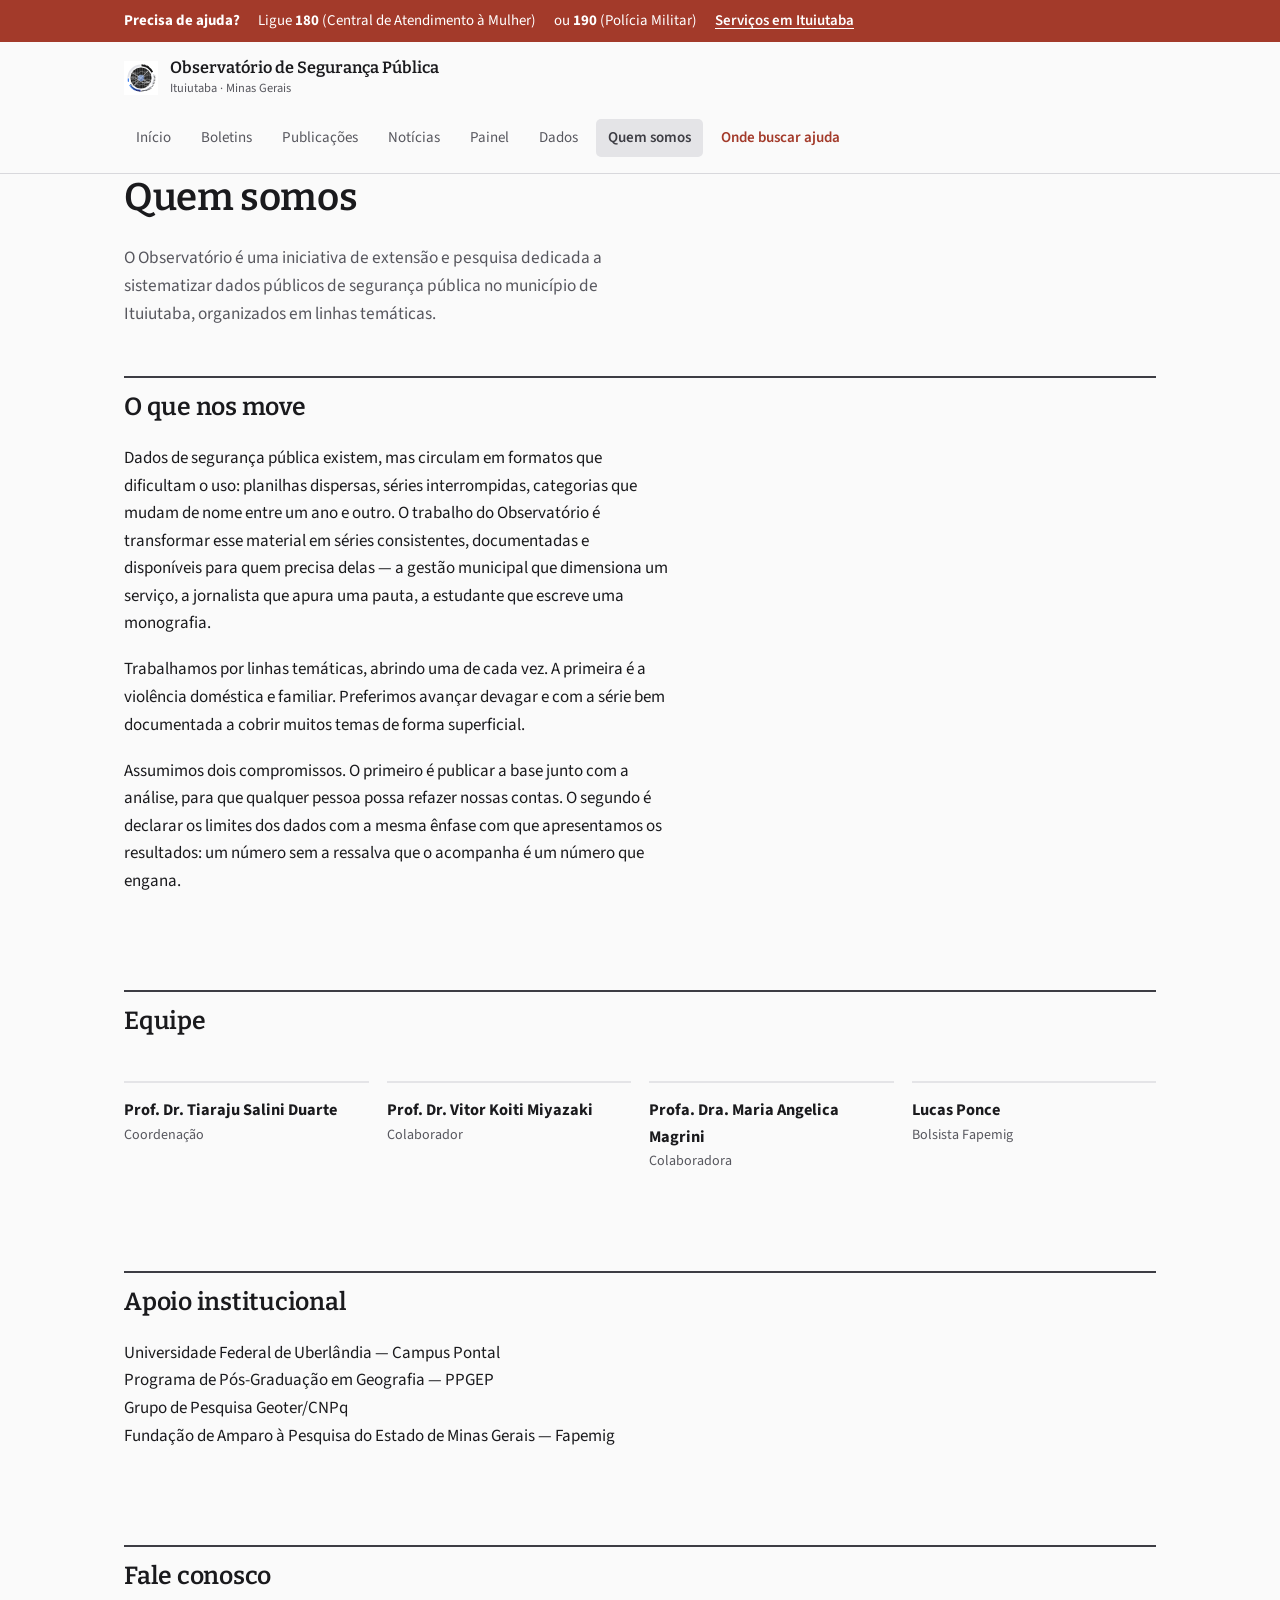
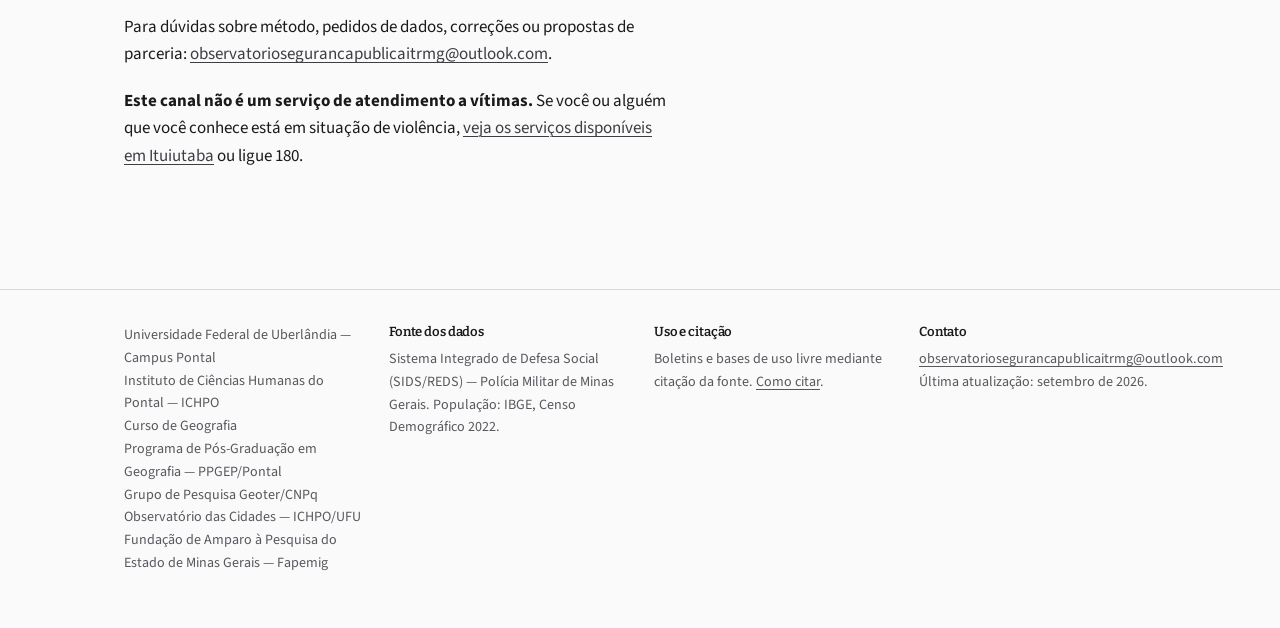
<file: equipe.html>
<!DOCTYPE html>
<html lang="pt-BR">
<head>
<meta charset="utf-8">
<meta name="viewport" content="width=device-width, initial-scale=1">
<title>Quem somos · Observatório de Segurança Pública — Ituiutaba/MG</title>
<meta name="description" content="Equipe, apoio institucional e compromissos do Observatório de Segurança Pública — Ituiutaba/MG.">
<link rel="preconnect" href="https://fonts.googleapis.com">
<link rel="preconnect" href="https://fonts.gstatic.com" crossorigin>
<link href="https://fonts.googleapis.com/css2?family=Bitter:wght@500;600&family=Source+Sans+3:wght@400;600&display=swap" rel="stylesheet">
<link rel="icon" href="assets/logo.svg" type="image/svg+xml">
<link rel="stylesheet" href="assets/css/estilo.css">
</head>
<body>

<div class="socorro">
  <div class="env">
    <span><strong>Precisa de ajuda?</strong></span>
    <span>Ligue <strong>180</strong><span class="so-detalhe"> (Central de Atendimento à Mulher)</span></span>
    <span>ou <strong>190</strong><span class="so-detalhe"> (Polícia Militar)</span></span>
    <a href="ajuda.html">Serviços em Ituiutaba</a>
  </div>
</div>

<header class="topo">
  <div class="env">
    <a class="marca" href="index.html">
      <img src="assets/logo.svg" alt="" width="34" height="34">
      <span>
        <b>Observatório de Segurança Pública</b>
        <span>Ituiutaba · Minas Gerais</span>
      </span>
    </a>
    <nav class="menu" aria-label="Navegação principal">
      <a href="index.html">Início</a>
      <a href="boletins.html">Boletins</a>
      <a href="publicacoes.html">Publicações</a>
      <a href="noticias.html">Notícias</a>
      <a href="painel.html">Painel</a>
      <a href="dados.html">Dados</a>
      <a href="equipe.html" aria-current="page">Quem somos</a>
      <a href="ajuda.html" class="ajuda">Onde buscar ajuda</a>
    </nav>
  </div>
</header>

<main>
<div class="env">

  <h1>Quem somos</h1>
  <p class="linha discreto" style="font-size:1.08rem;max-width:60ch">O Observatório é uma
  iniciativa de extensão e pesquisa dedicada a sistematizar dados públicos de segurança
  pública no município de Ituiutaba, organizados em linhas temáticas.</p>

  <div class="secao-titulo"><h2>O que nos move</h2></div>
  <section>
    <div class="prosa">
      <p>Dados de segurança pública existem, mas circulam em formatos que dificultam o
      uso: planilhas dispersas, séries interrompidas, categorias que mudam de nome entre um
      ano e outro. O trabalho do Observatório é transformar esse material em séries
      consistentes, documentadas e disponíveis para quem precisa delas — a gestão municipal
      que dimensiona um serviço, a jornalista que apura uma pauta, a estudante que escreve
      uma monografia.</p>

      <p>Trabalhamos por linhas temáticas, abrindo uma de cada vez. A primeira é a
      violência doméstica e familiar. Preferimos avançar devagar e com a série bem
      documentada a cobrir muitos temas de forma superficial.</p>

      <p>Assumimos dois compromissos. O primeiro é publicar a base junto com a análise,
      para que qualquer pessoa possa refazer nossas contas. O segundo é declarar os limites
      dos dados com a mesma ênfase com que apresentamos os resultados: um número sem a
      ressalva que o acompanha é um número que engana.</p>
    </div>
  </section>

  <div class="secao-titulo"><h2>Equipe</h2></div>
  <section>
    <div class="pessoas">
      <div class="pessoa"><b>Prof. Dr. Tiaraju Salini Duarte</b><span>Coordenação</span></div>
      <div class="pessoa"><b>Prof. Dr. Vitor Koiti Miyazaki</b><span>Colaborador</span></div>
      <div class="pessoa"><b>Profa. Dra. Maria Angelica Magrini</b><span>Colaboradora</span></div>
      <div class="pessoa"><b>Lucas Ponce</b><span>Bolsista Fapemig</span></div>
    </div>
  </section>

  <div class="secao-titulo"><h2>Apoio institucional</h2></div>
  <section>
    <div class="prosa">
      <p>Universidade Federal de Uberlândia — Campus Pontal<br>
      Programa de Pós-Graduação em Geografia — PPGEP<br>
      Grupo de Pesquisa Geoter/CNPq<br>
      Fundação de Amparo à Pesquisa do Estado de Minas Gerais — Fapemig</p>
    </div>
  </section>

  <div class="secao-titulo"><h2>Fale conosco</h2></div>
  <section>
    <div class="prosa">
      <p>Para dúvidas sobre método, pedidos de dados, correções ou propostas de parceria:
      <a href="mailto:observatoriosegurancapublicaitrmg@outlook.com">observatoriosegurancapublicaitrmg@outlook.com</a>.</p>
      <p><strong>Este canal não é um serviço de atendimento a vítimas.</strong> Se você ou
      alguém que você conhece está em situação de violência,
      <a href="ajuda.html">veja os serviços disponíveis em Ituiutaba</a> ou ligue 180.</p>
    </div>
  </section>

</div>
</main>

<footer>
  <div class="env">
    <div>
       <p>Universidade Federal de Uberlândia — Campus Pontal<br>
      Instituto de Ciências Humanas do Pontal — ICHPO<br>
      Curso de Geografia<br>
      Programa de Pós-Graduação em Geografia — PPGEP/Pontal<br>
      Grupo de Pesquisa Geoter/CNPq<br>
      Observatório das Cidades — ICHPO/UFU<br>
      Fundação de Amparo à Pesquisa do Estado de Minas Gerais — Fapemig</p>
    </div>
    <div>
      <h4>Fonte dos dados</h4>
      <p>Sistema Integrado de Defesa Social (SIDS/REDS) — Polícia Militar de Minas
      Gerais. População: IBGE, Censo Demográfico 2022.</p>
    </div>
    <div>
      <h4>Uso e citação</h4>
      <p>Boletins e bases de uso livre mediante citação da fonte.
      <a href="dados.html">Como citar</a>.</p>
    </div>
    <div>
      <h4>Contato</h4>
      <p><a href="mailto:observatoriosegurancapublicaitrmg@outlook.com">observatoriosegurancapublicaitrmg@outlook.com</a><br>
      Última atualização: setembro de 2026.</p>
    </div>
  </div>
</footer>
</body>
</html>
</file>
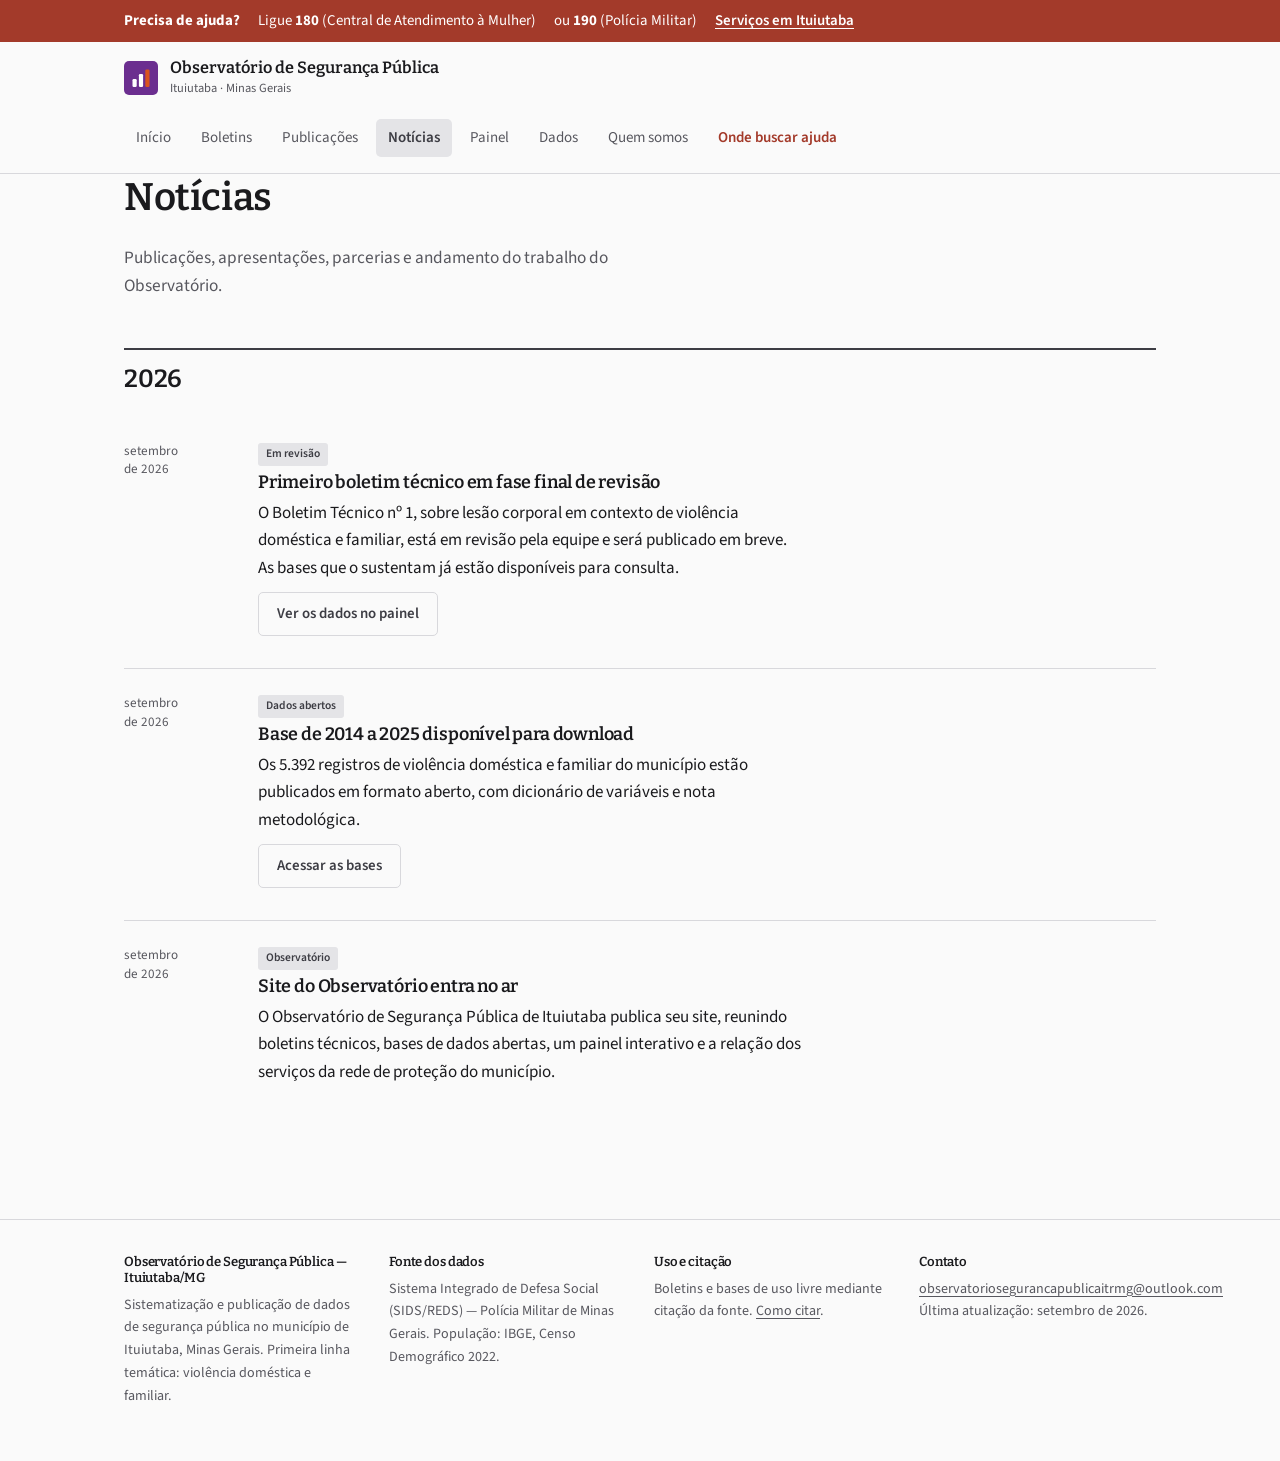
<file: noticias.html>
<!DOCTYPE html>
<html lang="pt-BR">
<head>
<meta charset="utf-8">
<meta name="viewport" content="width=device-width, initial-scale=1">
<title>Notícias · Observatório de Segurança Pública — Ituiutaba/MG</title>
<meta name="description" content="Notícias, publicações e andamento do trabalho do Observatório de Segurança Pública — Ituiutaba/MG.">
<link rel="preconnect" href="https://fonts.googleapis.com">
<link rel="preconnect" href="https://fonts.gstatic.com" crossorigin>
<link href="https://fonts.googleapis.com/css2?family=Bitter:wght@500;600&family=Source+Sans+3:wght@400;600&display=swap" rel="stylesheet">
<link rel="icon" href="assets/logo.svg" type="image/svg+xml">
<link rel="stylesheet" href="assets/css/estilo.css">
</head>
<body>

<div class="socorro">
  <div class="env">
    <span><strong>Precisa de ajuda?</strong></span>
    <span>Ligue <strong>180</strong><span class="so-detalhe"> (Central de Atendimento à Mulher)</span></span>
    <span>ou <strong>190</strong><span class="so-detalhe"> (Polícia Militar)</span></span>
    <a href="ajuda.html">Serviços em Ituiutaba</a>
  </div>
</div>

<header class="topo">
  <div class="env">
    <a class="marca" href="index.html">
      <svg width="34" height="34" viewBox="0 0 34 34" aria-hidden="true">
        <rect width="34" height="34" rx="5" fill="#6B2E8F"/>
        <rect x="8.5"  y="18" width="4.2" height="8"  rx="1.2" fill="#fff"/>
        <rect x="14.9" y="13" width="4.2" height="13" rx="1.2" fill="#fff"/>
        <rect x="21.3" y="8.5" width="4.2" height="17.5" rx="1.2" fill="#D9531E"/>
      </svg>
      <span>
        <b>Observatório de Segurança Pública</b>
        <span>Ituiutaba · Minas Gerais</span>
      </span>
    </a>
    <nav class="menu" aria-label="Navegação principal">
      <a href="index.html">Início</a>
      <a href="boletins.html">Boletins</a>
      <a href="publicacoes.html">Publicações</a>
      <a href="noticias.html" aria-current="page">Notícias</a>
      <a href="painel.html">Painel</a>
      <a href="dados.html">Dados</a>
      <a href="equipe.html">Quem somos</a>
      <a href="ajuda.html" class="ajuda">Onde buscar ajuda</a>
    </nav>
  </div>
</header>

<main>
<div class="env">

  <h1>Notícias</h1>
  <p class="linha discreto" style="font-size:1.08rem;max-width:60ch">Publicações,
  apresentações, parcerias e andamento do trabalho do Observatório.</p>

  <div class="secao-titulo"><h2>2026</h2></div>
  <section>

    <div class="noticia">
      <div class="data">setembro<br>de 2026</div>
      <div>
        <span class="etiqueta">Em revisão</span>
        <h3>Primeiro boletim técnico em fase final de revisão</h3>
        <p>O Boletim Técnico nº 1, sobre lesão corporal em contexto de violência
        doméstica e familiar, está em revisão pela equipe e será publicado em breve.
        As bases que o sustentam já estão disponíveis para consulta.</p>
        <p><a class="botao vazado" href="painel.html">Ver os dados no painel</a></p>
      </div>
    </div>

    <div class="noticia">
      <div class="data">setembro<br>de 2026</div>
      <div>
        <span class="etiqueta">Dados abertos</span>
        <h3>Base de 2014 a 2025 disponível para download</h3>
        <p>Os 5.392 registros de violência doméstica e familiar do município estão
        publicados em formato aberto, com dicionário de variáveis e nota metodológica.</p>
        <p><a class="botao vazado" href="dados.html">Acessar as bases</a></p>
      </div>
    </div>

    <div class="noticia">
      <div class="data">setembro<br>de 2026</div>
      <div>
        <span class="etiqueta">Observatório</span>
        <h3>Site do Observatório entra no ar</h3>
        <p>O Observatório de Segurança Pública de Ituiutaba publica seu site, reunindo
        boletins técnicos, bases de dados abertas, um painel interativo e a relação dos
        serviços da rede de proteção do município.</p>
      </div>
    </div>

  </section>

</div>
</main>

<footer>
  <div class="env">
    <div>
      <h4>Observatório de Segurança Pública — Ituiutaba/MG</h4>
      <p>Sistematização e publicação de dados de segurança pública no município de
      Ituiutaba, Minas Gerais. Primeira linha temática: violência doméstica e familiar.</p>
    </div>
    <div>
      <h4>Fonte dos dados</h4>
      <p>Sistema Integrado de Defesa Social (SIDS/REDS) — Polícia Militar de Minas
      Gerais. População: IBGE, Censo Demográfico 2022.</p>
    </div>
    <div>
      <h4>Uso e citação</h4>
      <p>Boletins e bases de uso livre mediante citação da fonte.
      <a href="dados.html">Como citar</a>.</p>
    </div>
    <div>
      <h4>Contato</h4>
      <p><a href="mailto:observatoriosegurancapublicaitrmg@outlook.com">observatoriosegurancapublicaitrmg@outlook.com</a><br>
      Última atualização: setembro de 2026.</p>
    </div>
  </div>
</footer>
</body>
</html>
</file>
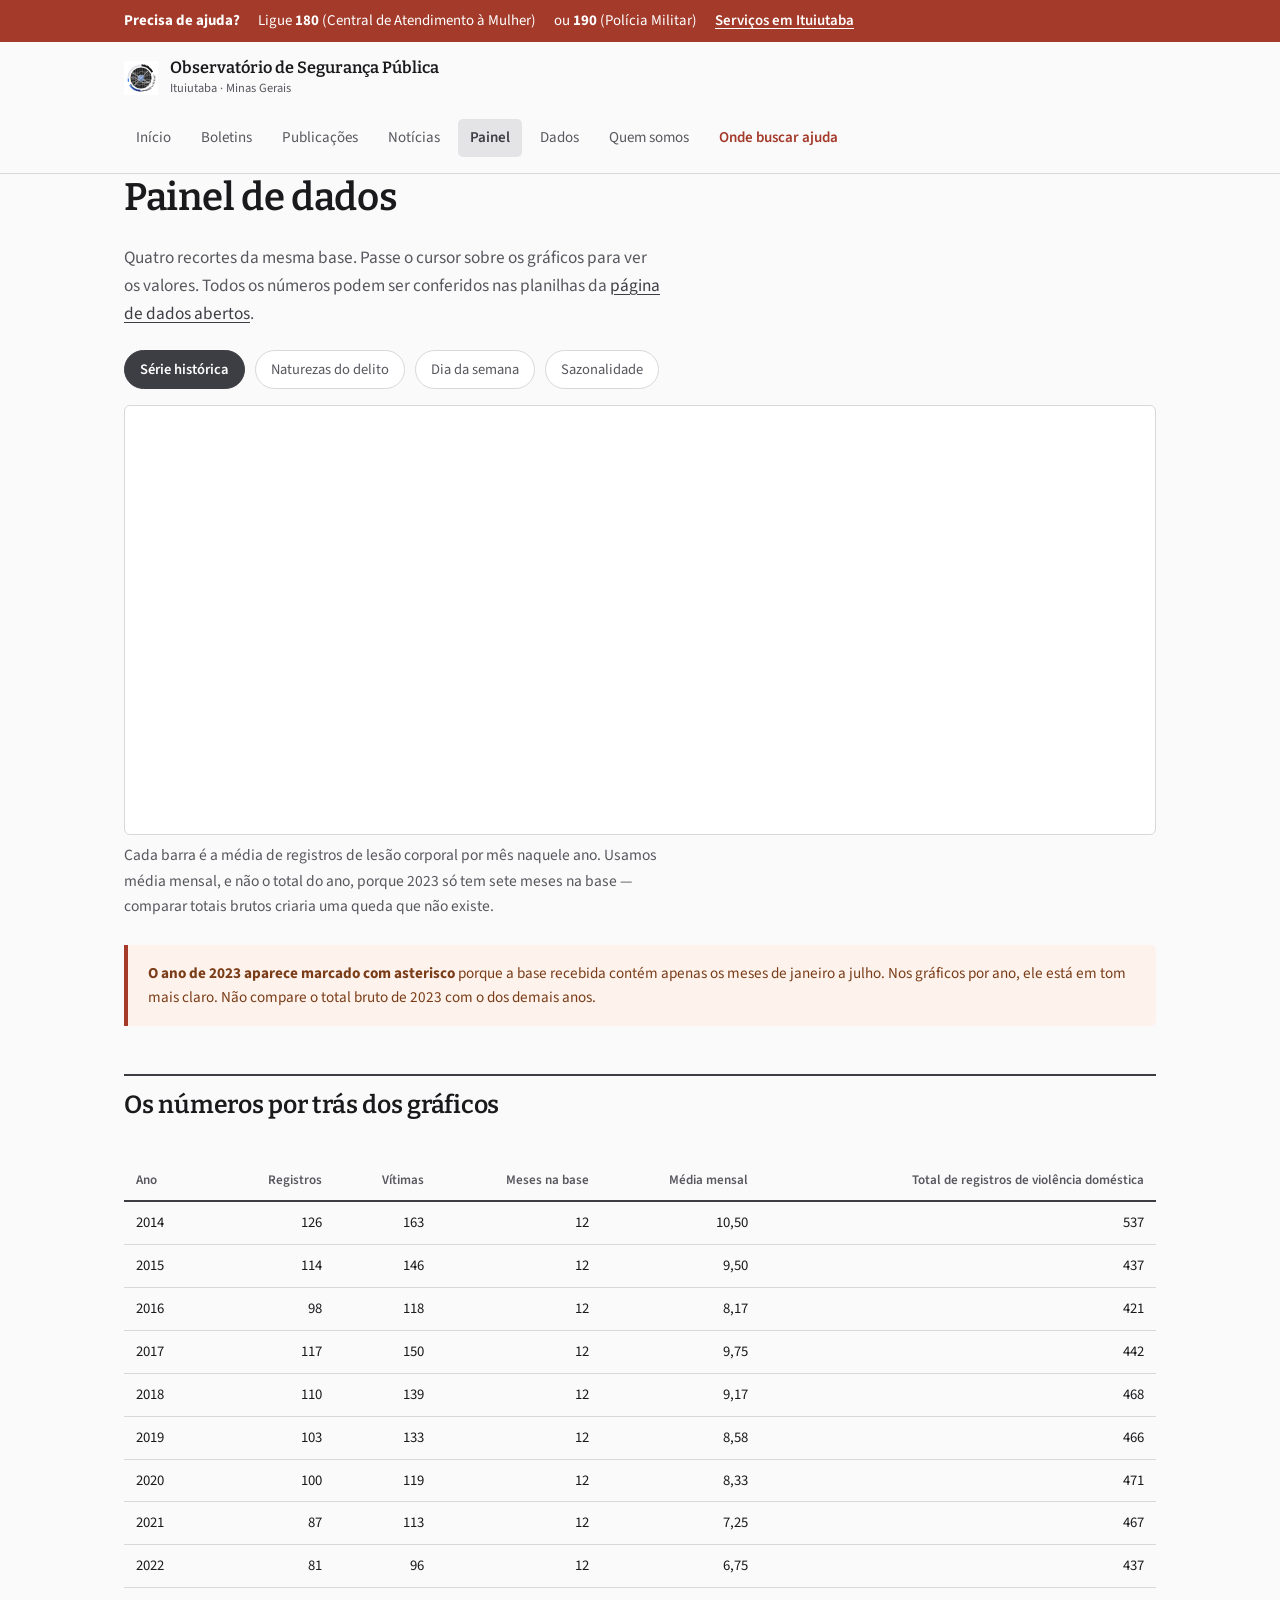
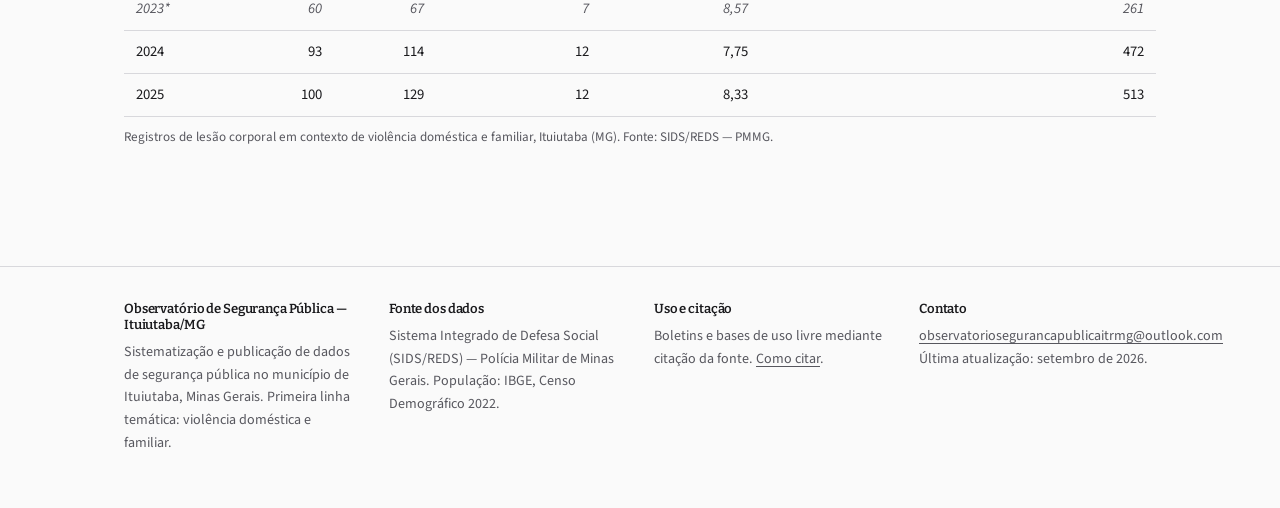
<file: painel.html>
<!DOCTYPE html>
<html lang="pt-BR">
<head>
<meta charset="utf-8">
<meta name="viewport" content="width=device-width, initial-scale=1">
<title>Painel · Observatório de Segurança Pública — Ituiutaba/MG</title>
<meta name="description" content="Painel interativo com dados de segurança pública de Ituiutaba (MG). Série histórica de violência doméstica e familiar, 2014–2025.">
<link rel="preconnect" href="https://fonts.googleapis.com">
<link rel="preconnect" href="https://fonts.gstatic.com" crossorigin>
<link href="https://fonts.googleapis.com/css2?family=Bitter:wght@500;600&family=Source+Sans+3:wght@400;600&display=swap" rel="stylesheet">
<link rel="icon" href="assets/logo.svg" type="image/svg+xml">
<link rel="stylesheet" href="assets/css/estilo.css">
</head>
<body>

<div class="socorro">
  <div class="env">
    <span><strong>Precisa de ajuda?</strong></span>
    <span>Ligue <strong>180</strong><span class="so-detalhe"> (Central de Atendimento à Mulher)</span></span>
    <span>ou <strong>190</strong><span class="so-detalhe"> (Polícia Militar)</span></span>
    <a href="ajuda.html">Serviços em Ituiutaba</a>
  </div>
</div>

<header class="topo">
  <div class="env">
    <a class="marca" href="index.html">
      <img src="assets/logo.svg" alt="" width="34" height="34">
      <span>
        <b>Observatório de Segurança Pública</b>
        <span>Ituiutaba · Minas Gerais</span>
      </span>
    </a>
    <nav class="menu" aria-label="Navegação principal">
      <a href="index.html">Início</a>
      <a href="boletins.html">Boletins</a>
      <a href="publicacoes.html">Publicações</a>
      <a href="noticias.html">Notícias</a>
      <a href="painel.html" aria-current="page">Painel</a>
      <a href="dados.html">Dados</a>
      <a href="equipe.html">Quem somos</a>
      <a href="ajuda.html" class="ajuda">Onde buscar ajuda</a>
    </nav>
  </div>
</header>

<main>
<div class="env">

  <h1>Painel de dados</h1>
  <p class="linha discreto" style="font-size:1.08rem;max-width:60ch">Quatro recortes da
  mesma base. Passe o cursor sobre os gráficos para ver os valores. Todos os números
  podem ser conferidos nas planilhas da <a href="dados.html">página de dados
  abertos</a>.</p>

  <div class="controles" role="group" aria-label="Escolher visualização">
    <button data-visao="media" aria-pressed="true">Série histórica</button>
    <button data-visao="naturezas" aria-pressed="false">Naturezas do delito</button>
    <button data-visao="semana" aria-pressed="false">Dia da semana</button>
    <button data-visao="sazonal" aria-pressed="false">Sazonalidade</button>
  </div>

  <div class="tela"><canvas id="grafico"></canvas></div>
  <p id="leitura" class="prosa discreto" style="font-size:.97rem"></p>

  <div class="aviso">
    <p><strong>O ano de 2023 aparece marcado com asterisco</strong> porque a base recebida
    contém apenas os meses de janeiro a julho. Nos gráficos por ano, ele está em tom mais
    claro. Não compare o total bruto de 2023 com o dos demais anos.</p>
  </div>

  <div class="secao-titulo"><h2>Os números por trás dos gráficos</h2></div>
  <section>
    <table class="dados">
      <caption>Registros de lesão corporal em contexto de violência doméstica e familiar,
      Ituiutaba (MG). Fonte: SIDS/REDS — PMMG.</caption>
      <thead>
        <tr>
          <th>Ano</th>
          <th class="n">Registros</th>
          <th class="n">Vítimas</th>
          <th class="n">Meses na base</th>
          <th class="n">Média mensal</th>
          <th class="n">Total de registros de violência doméstica</th>
        </tr>
      </thead>
      <tbody id="tabela-serie"></tbody>
    </table>
  </section>

</div>
</main>

<footer>
  <div class="env">
    <div>
      <h4>Observatório de Segurança Pública — Ituiutaba/MG</h4>
      <p>Sistematização e publicação de dados de segurança pública no município de
      Ituiutaba, Minas Gerais. Primeira linha temática: violência doméstica e familiar.</p>
    </div>
    <div>
      <h4>Fonte dos dados</h4>
      <p>Sistema Integrado de Defesa Social (SIDS/REDS) — Polícia Militar de Minas
      Gerais. População: IBGE, Censo Demográfico 2022.</p>
    </div>
    <div>
      <h4>Uso e citação</h4>
      <p>Boletins e bases de uso livre mediante citação da fonte.
      <a href="dados.html">Como citar</a>.</p>
    </div>
    <div>
      <h4>Contato</h4>
      <p><a href="mailto:observatoriosegurancapublicaitrmg@outlook.com">observatoriosegurancapublicaitrmg@outlook.com</a><br>
      Última atualização: setembro de 2026.</p>
    </div>
  </div>
</footer>
<script src="assets/js/chart.umd.js"></script>
<script src="assets/js/dados.js"></script>
<script src="assets/js/painel.js"></script>
<script>
// Preenche a tabela a partir de DADOS, para não haver dois lugares com os mesmos números.
(function () {
  var corpo = document.getElementById("tabela-serie");
  if (!corpo || typeof DADOS === "undefined") return;
  DADOS.anos.forEach(function (a, i) {
    var parcial = DADOS.ehParcial(a);
    var tr = document.createElement("tr");
    if (parcial) tr.className = "parcial";
    tr.innerHTML =
      "<td>" + DADOS.rotuloAno(a) + "</td>" +
      '<td class="n">' + DADOS.registros[i] + "</td>" +
      '<td class="n">' + DADOS.vitimas[i] + "</td>" +
      '<td class="n">' + DADOS.mesesCobertos[i] + "</td>" +
      '<td class="n">' + DADOS.mediaMensal[i].toFixed(2).replace(".", ",") + "</td>" +
      '<td class="n">' + DADOS.totalGeral[i] + "</td>";
    corpo.appendChild(tr);
  });
})();
</script>
</body>
</html>
</file>
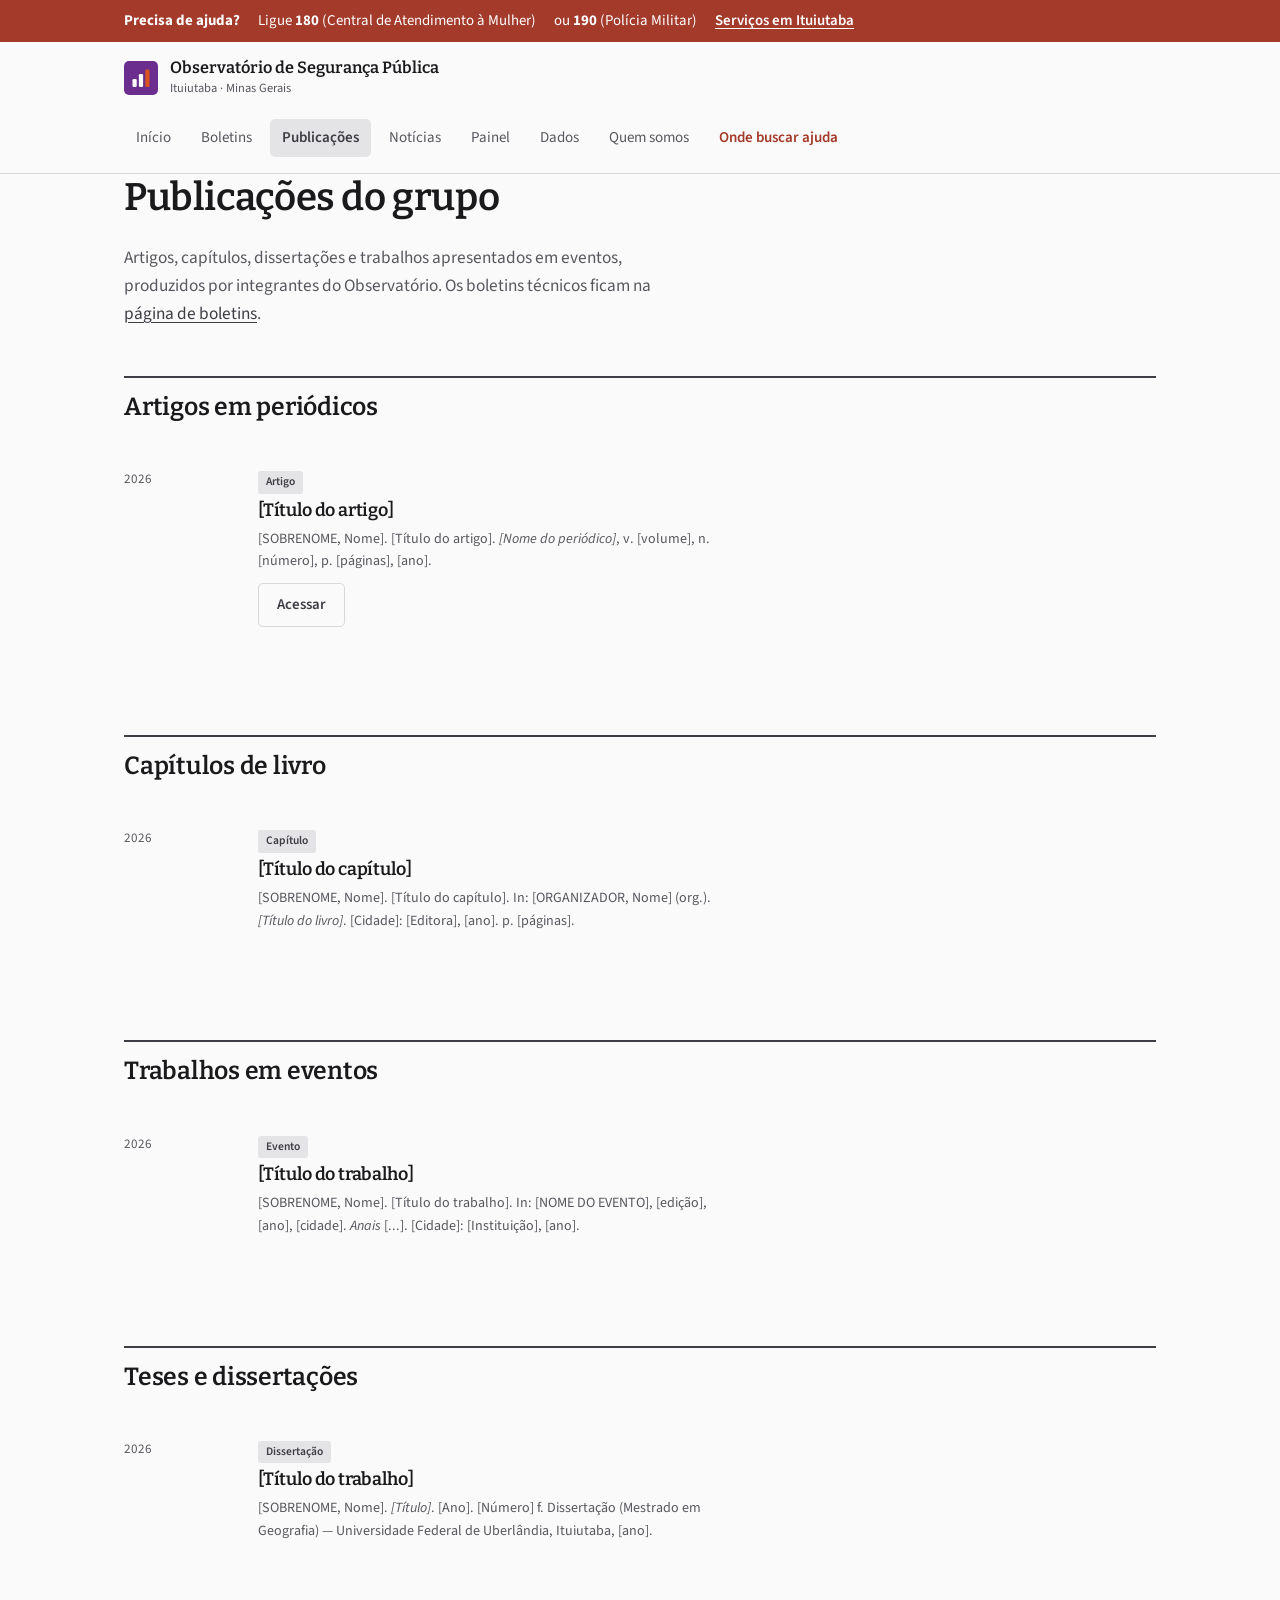
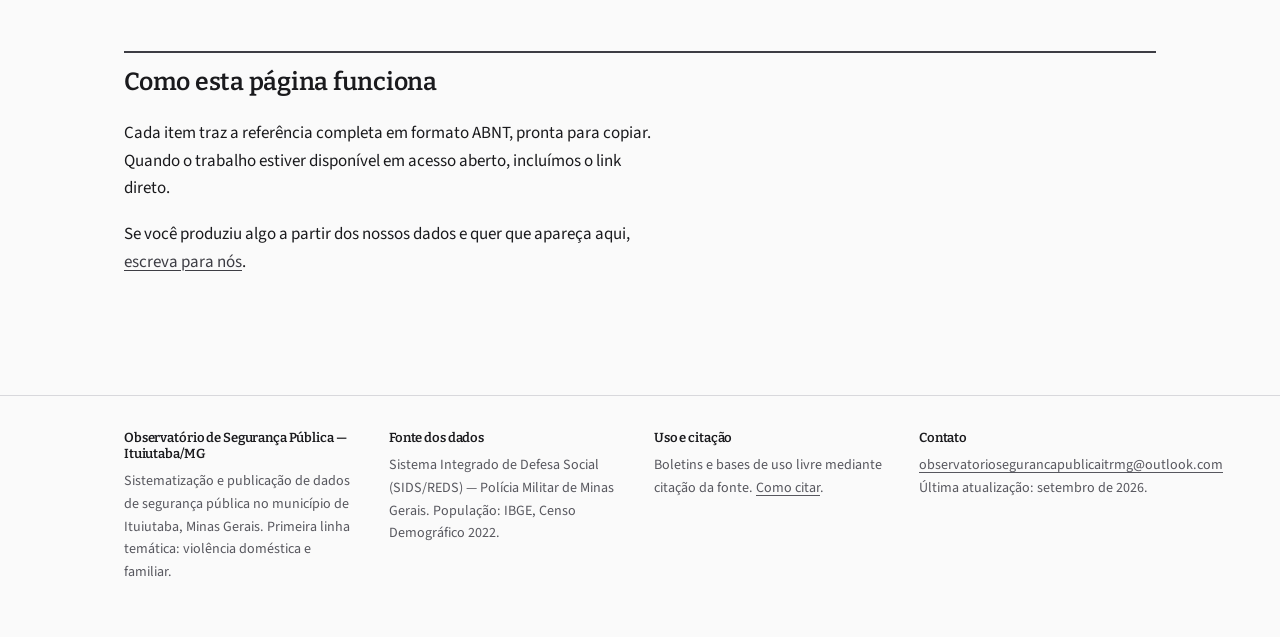
<file: publicacoes.html>
<!DOCTYPE html>
<html lang="pt-BR">
<head>
<meta charset="utf-8">
<meta name="viewport" content="width=device-width, initial-scale=1">
<title>Publicações · Observatório de Segurança Pública — Ituiutaba/MG</title>
<meta name="description" content="Artigos, capítulos, dissertações e trabalhos em eventos produzidos por integrantes do Observatório de Segurança Pública de Ituiutaba (MG).">
<link rel="preconnect" href="https://fonts.googleapis.com">
<link rel="preconnect" href="https://fonts.gstatic.com" crossorigin>
<link href="https://fonts.googleapis.com/css2?family=Bitter:wght@500;600&family=Source+Sans+3:wght@400;600&display=swap" rel="stylesheet">
<link rel="icon" href="assets/logo.svg" type="image/svg+xml">
<link rel="stylesheet" href="assets/css/estilo.css">
</head>
<body>

<div class="socorro">
  <div class="env">
    <span><strong>Precisa de ajuda?</strong></span>
    <span>Ligue <strong>180</strong><span class="so-detalhe"> (Central de Atendimento à Mulher)</span></span>
    <span>ou <strong>190</strong><span class="so-detalhe"> (Polícia Militar)</span></span>
    <a href="ajuda.html">Serviços em Ituiutaba</a>
  </div>
</div>

<header class="topo">
  <div class="env">
    <a class="marca" href="index.html">
      <svg width="34" height="34" viewBox="0 0 34 34" aria-hidden="true">
        <rect width="34" height="34" rx="5" fill="#6B2E8F"/>
        <rect x="8.5"  y="18" width="4.2" height="8"  rx="1.2" fill="#fff"/>
        <rect x="14.9" y="13" width="4.2" height="13" rx="1.2" fill="#fff"/>
        <rect x="21.3" y="8.5" width="4.2" height="17.5" rx="1.2" fill="#D9531E"/>
      </svg>
      <span>
        <b>Observatório de Segurança Pública</b>
        <span>Ituiutaba · Minas Gerais</span>
      </span>
    </a>
    <nav class="menu" aria-label="Navegação principal">
      <a href="index.html">Início</a>
      <a href="boletins.html">Boletins</a>
      <a href="publicacoes.html" aria-current="page">Publicações</a>
      <a href="noticias.html">Notícias</a>
      <a href="painel.html">Painel</a>
      <a href="dados.html">Dados</a>
      <a href="equipe.html">Quem somos</a>
      <a href="ajuda.html" class="ajuda">Onde buscar ajuda</a>
    </nav>
  </div>
</header>

<main>
<div class="env">

  <h1>Publicações do grupo</h1>
  <p class="linha discreto" style="font-size:1.08rem;max-width:60ch">Artigos, capítulos,
  dissertações e trabalhos apresentados em eventos, produzidos por integrantes do
  Observatório. Os boletins técnicos ficam na <a href="boletins.html">página de
  boletins</a>.</p>

  <div class="secao-titulo"><h2>Artigos em periódicos</h2></div>
  <section>

    <div class="noticia">
      <div class="data">2026</div>
      <div>
        <span class="etiqueta">Artigo</span>
        <h3>[Título do artigo]</h3>
        <p class="discreto" style="font-size:.88rem">[SOBRENOME, Nome]. [Título do
        artigo]. <em>[Nome do periódico]</em>, v. [volume], n. [número], p. [páginas],
        [ano].</p>
        <p><a class="botao vazado" href="#">Acessar</a></p>
      </div>
    </div>

  </section>

  <div class="secao-titulo"><h2>Capítulos de livro</h2></div>
  <section>

    <div class="noticia">
      <div class="data">2026</div>
      <div>
        <span class="etiqueta">Capítulo</span>
        <h3>[Título do capítulo]</h3>
        <p class="discreto" style="font-size:.88rem">[SOBRENOME, Nome]. [Título do
        capítulo]. In: [ORGANIZADOR, Nome] (org.). <em>[Título do livro]</em>. [Cidade]:
        [Editora], [ano]. p. [páginas].</p>
      </div>
    </div>

  </section>

  <div class="secao-titulo"><h2>Trabalhos em eventos</h2></div>
  <section>

    <div class="noticia">
      <div class="data">2026</div>
      <div>
        <span class="etiqueta">Evento</span>
        <h3>[Título do trabalho]</h3>
        <p class="discreto" style="font-size:.88rem">[SOBRENOME, Nome]. [Título do
        trabalho]. In: [NOME DO EVENTO], [edição], [ano], [cidade]. <em>Anais</em>
        [...]. [Cidade]: [Instituição], [ano].</p>
      </div>
    </div>

  </section>

  <div class="secao-titulo"><h2>Teses e dissertações</h2></div>
  <section>

    <div class="noticia">
      <div class="data">2026</div>
      <div>
        <span class="etiqueta">Dissertação</span>
        <h3>[Título do trabalho]</h3>
        <p class="discreto" style="font-size:.88rem">[SOBRENOME, Nome]. <em>[Título]</em>.
        [Ano]. [Número] f. Dissertação (Mestrado em Geografia) — Universidade Federal de
        Uberlândia, Ituiutaba, [ano].</p>
      </div>
    </div>

  </section>

  <div class="secao-titulo"><h2>Como esta página funciona</h2></div>
  <section>
    <div class="prosa">
      <p>Cada item traz a referência completa em formato ABNT, pronta para copiar. Quando
      o trabalho estiver disponível em acesso aberto, incluímos o link direto.</p>
      <p>Se você produziu algo a partir dos nossos dados e quer que apareça aqui,
      <a href="mailto:observatoriosegurancapublicaitrmg@outlook.com">escreva para
      nós</a>.</p>
    </div>
  </section>

</div>
</main>

<footer>
  <div class="env">
    <div>
      <h4>Observatório de Segurança Pública — Ituiutaba/MG</h4>
      <p>Sistematização e publicação de dados de segurança pública no município de
      Ituiutaba, Minas Gerais. Primeira linha temática: violência doméstica e familiar.</p>
    </div>
    <div>
      <h4>Fonte dos dados</h4>
      <p>Sistema Integrado de Defesa Social (SIDS/REDS) — Polícia Militar de Minas
      Gerais. População: IBGE, Censo Demográfico 2022.</p>
    </div>
    <div>
      <h4>Uso e citação</h4>
      <p>Boletins e bases de uso livre mediante citação da fonte.
      <a href="dados.html">Como citar</a>.</p>
    </div>
    <div>
      <h4>Contato</h4>
      <p><a href="mailto:observatoriosegurancapublicaitrmg@outlook.com">observatoriosegurancapublicaitrmg@outlook.com</a><br>
      Última atualização: setembro de 2026.</p>
    </div>
  </div>
</footer>
</body>
</html>
</file>
<file: assets/css/estilo.css>
/* ==========================================================================
   Observatório de Segurança Pública — Ituiutaba/MG
   Folha de estilo única. Editar aqui muda o site inteiro.
   ========================================================================== */

/* ---------------------------------------------------------------------------
   PALETA DO SITE

   Todas as cores do site saem daqui — as seis páginas, os gráficos do painel,
   a grade da página inicial e o símbolo do cabeçalho. Trocar um código aqui
   muda tudo que usa aquela cor. Não há cor escrita em nenhum outro arquivo.

   Para testar antes de publicar: edite este arquivo no seu computador e abra
   o index.html no navegador. A mudança aparece na hora.
   --------------------------------------------------------------------------- */

:root {
  --papel:    #FAFAFA;   /* fundo de todas as páginas */
  --tinta:    #1A1A1D;   /* títulos e texto principal */
  --tinta-2:  #57575E;   /* texto secundário, legendas, rodapé, eixos */
  --roxo:     #3D3D44;   /* cor principal: links, botões, barras dos gráficos */
  --magenta:  #7C7C85;   /* destaque secundário nos gráficos */
  --laranja:  #A33A2A;   /* faixa de emergência, telefones, alertas, fins de semana */
  --lavanda:  #E4E4E7;   /* fundos de destaque, tom mais claro da grade */
  --lavanda-2:#F2F2F4;   /* fundo mais claro ainda, caixas de citação, grade dos eixos */
  --lavanda-3:#A8A8B0;   /* tom médio: séries secundárias dos gráficos, anos parciais */
  --borda:    #D8D8DC;   /* linhas de tabela e contornos de caixa */

  --largura:  1080px;    /* largura máxima do conteúdo */
  --prosa:    68ch;      /* largura máxima dos parágrafos, para leitura confortável */
}

*, *::before, *::after { box-sizing: border-box; }

html { scroll-behavior: smooth; }
@media (prefers-reduced-motion: reduce) {
  html { scroll-behavior: auto; }
  * { animation: none !important; transition: none !important; }
}

body {
  margin: 0;
  background: var(--papel);
  color: var(--tinta);
  font-family: "Source Sans 3", system-ui, -apple-system, "Segoe UI", sans-serif;
  font-size: 17px;
  line-height: 1.62;
  -webkit-font-smoothing: antialiased;
}

h1, h2, h3, h4 {
  font-family: Bitter, Georgia, "Times New Roman", serif;
  font-weight: 600;
  line-height: 1.22;
  color: var(--tinta);
  margin: 0 0 .6em 0;
  letter-spacing: -0.01em;
}
h1 { font-size: 2.4rem; }
h2 { font-size: 1.55rem; margin-top: 2.4em; }
h3 { font-size: 1.13rem; margin-top: 1.8em; }

p { margin: 0 0 1.1em 0; max-width: var(--prosa); }
a { color: var(--roxo); text-decoration-thickness: 1px; text-underline-offset: 3px; }
a:hover { color: var(--magenta); }
:focus-visible { outline: 3px solid var(--magenta); outline-offset: 3px; border-radius: 2px; }

.env { max-width: var(--largura); margin: 0 auto; padding: 0 24px; }
.prosa { max-width: var(--prosa); }
.discreto { color: var(--tinta-2); font-size: .93rem; }

/* ---------- Faixa de emergência ---------- */
.socorro {
  background: var(--laranja);
  color: #fff;
  font-size: .93rem;
  padding: 9px 0;
}
.socorro a { color: #fff; font-weight: 600; }
.socorro .env { display: flex; gap: 18px; flex-wrap: wrap; align-items: baseline; }

/* ---------- Cabeçalho ---------- */
.topo {
  border-bottom: 1px solid var(--borda);
  background: var(--papel);
  position: sticky; top: 0; z-index: 20;
}
.topo .env {
  display: flex; align-items: center; justify-content: space-between;
  gap: 20px; padding-top: 16px; padding-bottom: 16px; flex-wrap: wrap;
}
.marca { display: flex; align-items: center; gap: 12px; text-decoration: none; }
.marca svg { flex: none; }
.marca b {
  font-family: Bitter, Georgia, serif; font-weight: 600;
  font-size: 1.02rem; color: var(--tinta); line-height: 1.25; display: block;
}
.marca span { font-size: .78rem; color: var(--tinta-2); display: block; }

nav.menu { display: flex; gap: 6px; flex-wrap: wrap; }
nav.menu a {
  text-decoration: none; color: var(--tinta-2);
  padding: 7px 12px; border-radius: 5px; font-size: .94rem;
}
nav.menu a:hover { background: var(--lavanda-2); color: var(--roxo); }
nav.menu a[aria-current="page"] {
  background: var(--lavanda); color: var(--roxo); font-weight: 600;
}
nav.menu a.ajuda { color: var(--laranja); font-weight: 600; }
nav.menu a.ajuda:hover { background: #FCEDE5; color: var(--laranja); }

/* ---------- Abertura ---------- */
.abertura { padding: 60px 0 40px; }
.abertura h1 { font-size: 2.75rem; max-width: 24ch; }
.abertura .linha {
  font-size: 1.18rem; color: var(--tinta-2); max-width: 56ch; margin-top: 22px;
}

/* ---------- Grade de meses (hero de dados) ---------- */
.grade { margin: 34px 0 12px; overflow-x: auto; padding-bottom: 6px; }
table.meses { border-collapse: collapse; font-size: .74rem; }
table.meses th {
  font-family: "Source Sans 3", sans-serif; font-weight: 500;
  color: var(--tinta-2); padding: 3px 5px; text-align: center;
}
table.meses th[scope="row"] { text-align: right; padding-right: 9px; }
table.meses td { padding: 2px; }
table.meses i {
  display: block; width: 32px; height: 24px; border-radius: 2px;
  font-style: normal;
}
.legenda {
  display: flex; align-items: center; gap: 9px;
  font-size: .82rem; color: var(--tinta-2); margin-top: 10px; flex-wrap: wrap;
}
.legenda i { display: inline-block; width: 22px; height: 12px; border-radius: 2px; }

/* ---------- Números-chave ---------- */
.numeros {
  display: grid; grid-template-columns: repeat(auto-fit, minmax(168px, 1fr));
  gap: 1px; background: var(--borda);
  border: 1px solid var(--borda); border-radius: 6px; overflow: hidden;
  margin: 40px 0;
}
.numeros div { background: var(--papel); padding: 20px 18px; }
.numeros b {
  display: block; font-family: Bitter, Georgia, serif; font-size: 2rem;
  font-weight: 600; color: var(--roxo); line-height: 1;
}
.numeros span { display: block; font-size: .87rem; color: var(--tinta-2); margin-top: 8px; }

/* ---------- Seções ---------- */
section { padding: 8px 0 28px; }
.secao-titulo { border-top: 2px solid var(--roxo); padding-top: 14px; margin-top: 48px; }
.secao-titulo h2 { margin-top: 0; }

/* ---------- Lista de boletins ---------- */
.boletim {
  border: 1px solid var(--borda); border-radius: 6px;
  padding: 22px 24px; margin-bottom: 18px; background: #fff;
  display: grid; grid-template-columns: 76px 1fr; gap: 22px; align-items: start;
}
.boletim .num {
  font-family: Bitter, Georgia, serif; font-size: 2.1rem; font-weight: 600;
  color: var(--lavanda); line-height: 1; padding-top: 2px;
}
.boletim h3 { margin: 0 0 6px 0; font-size: 1.16rem; }
.boletim .meta { font-size: .85rem; color: var(--tinta-2); margin-bottom: 10px; }
.boletim p { margin-bottom: 14px; }
.boletim.previsto { background: var(--lavanda-2); border-style: dashed; }

.botao {
  display: inline-block; background: var(--roxo); color: #fff;
  text-decoration: none; padding: 9px 18px; border-radius: 5px;
  font-size: .93rem; font-weight: 600;
}
.botao:hover { background: var(--magenta); color: #fff; }
.botao.vazado {
  background: transparent; color: var(--roxo); border: 1.5px solid var(--borda);
}
.botao.vazado:hover { background: var(--lavanda); color: var(--roxo); }

/* ---------- Tabelas de dados ---------- */
table.dados {
  border-collapse: collapse; width: 100%; font-size: .92rem; margin: 18px 0;
}
table.dados th {
  text-align: left; font-family: "Source Sans 3", sans-serif; font-weight: 600;
  font-size: .82rem; color: var(--tinta-2);
  border-bottom: 2px solid var(--roxo); padding: 9px 12px;
}
table.dados td { padding: 9px 12px; border-bottom: 1px solid var(--borda); }
table.dados td.n, table.dados th.n { text-align: right; font-variant-numeric: tabular-nums; }
table.dados tr.parcial td { color: var(--tinta-2); font-style: italic; }
table.dados caption {
  caption-side: bottom; text-align: left; font-size: .82rem;
  color: var(--tinta-2); padding-top: 10px;
}

/* ---------- Aviso ---------- */
.aviso {
  border-left: 4px solid var(--laranja); background: #FDF2EC;
  padding: 16px 20px; border-radius: 0 5px 5px 0; margin: 26px 0;
}
.aviso p { margin: 0; max-width: none; font-size: .95rem; color: #7A3D18; }
.aviso p + p { margin-top: 9px; }

/* ---------- Painel ---------- */
.controles {
  display: flex; gap: 10px; flex-wrap: wrap; align-items: center;
  margin: 22px 0 8px;
}
.controles button {
  font: inherit; font-size: .91rem; cursor: pointer;
  background: #fff; border: 1.5px solid var(--borda); color: var(--tinta-2);
  padding: 7px 15px; border-radius: 20px;
}
.controles button[aria-pressed="true"] {
  background: var(--roxo); border-color: var(--roxo); color: #fff; font-weight: 600;
}
.tela {
  border: 1px solid var(--borda); border-radius: 6px; background: #fff;
  padding: 20px; margin: 16px 0 8px; height: 430px;
}
@media (max-width: 600px) { .tela { height: 330px; padding: 12px; } }

/* ---------- Serviços ---------- */
.servico {
  border: 1px solid var(--borda); border-left: 4px solid var(--roxo);
  border-radius: 0 6px 6px 0; padding: 18px 22px; margin-bottom: 14px; background: #fff;
}
.servico.urgente { border-left-color: var(--laranja); background: #FDF7F3; }
.servico h3 { margin: 0 0 4px 0; font-size: 1.06rem; }
.servico .tel {
  font-family: Bitter, Georgia, serif; font-size: 1.5rem; font-weight: 600;
  color: var(--laranja); display: block; margin: 4px 0 6px;
}
.servico p { margin: 0 0 4px 0; font-size: .93rem; }
.servico .conferir {
  font-size: .82rem; color: var(--magenta); font-weight: 600; margin-top: 8px;
}

/* ---------- Equipe ---------- */
.pessoas {
  display: grid; grid-template-columns: repeat(auto-fit, minmax(230px, 1fr)); gap: 18px;
  margin: 22px 0;
}
.pessoa { border-top: 2px solid var(--lavanda); padding-top: 14px; }
.pessoa b { display: block; font-size: 1.02rem; }
.pessoa span { display: block; font-size: .88rem; color: var(--tinta-2); }

/* ---------- Rodapé ---------- */
footer {
  border-top: 1px solid var(--borda); margin-top: 72px;
  padding: 34px 0 46px; font-size: .88rem; color: var(--tinta-2);
}
footer .env { display: grid; grid-template-columns: repeat(auto-fit, minmax(230px, 1fr)); gap: 28px; }
footer h4 { font-size: .82rem; margin: 0 0 8px; color: var(--tinta); }
footer p { max-width: 38ch; margin-bottom: .5em; }
footer a { color: var(--tinta-2); }

@media (max-width: 640px) {
  body { font-size: 16px; }
  .abertura h1 { font-size: 2rem; }
  h1 { font-size: 1.9rem; }
  .boletim { grid-template-columns: 1fr; gap: 10px; }
  .boletim .num { font-size: 1.5rem; }
}

/* ---------- Ajustes para telas estreitas ---------- */
@media (max-width: 700px) {
  .socorro { font-size: .86rem; padding: 7px 0; }
  .socorro .env { gap: 4px 10px; }
  .so-detalhe { display: none; }
  .topo { position: static; }
  .topo .env { padding-top: 12px; padding-bottom: 12px; gap: 12px; }
  nav.menu { gap: 2px; }
  nav.menu a { padding: 6px 9px; font-size: .89rem; }
  .abertura { padding: 32px 0 28px; }
  table.meses i { width: 22px; height: 18px; }
}

/* ---------- Capa: logo grande + apresentação ---------- */
.capa {
  display: grid; grid-template-columns: 152px 1fr; gap: 40px;
  align-items: center; padding: 56px 0 44px;
}
.capa img, .capa svg { width: 152px; height: auto; }
.capa h1 { font-size: 2.15rem; margin-bottom: .5em; max-width: 20ch; }
.capa p { font-size: 1.08rem; color: var(--tinta-2); max-width: 54ch; }
.capa p:last-child { margin-bottom: 0; }
@media (max-width: 700px) {
  .capa { grid-template-columns: 1fr; gap: 22px; padding: 30px 0 26px; text-align: left; }
  .capa img, .capa svg { width: 104px; }
  .capa h1 { font-size: 1.8rem; }
}

/* ---------- Notícias ---------- */
.noticia {
  display: grid; grid-template-columns: 108px 1fr; gap: 26px;
  padding: 22px 0; border-bottom: 1px solid var(--borda); align-items: start;
}
.noticia:last-child { border-bottom: none; }
.noticia .data {
  font-size: .82rem; color: var(--tinta-2); padding-top: 3px; line-height: 1.4;
}
.noticia .etiqueta {
  display: inline-block; background: var(--lavanda); color: var(--roxo);
  font-size: .72rem; font-weight: 600; padding: 2px 8px; border-radius: 3px;
  margin-bottom: 6px;
}
.noticia h3 { margin: 0 0 6px 0; font-size: 1.12rem; }
.noticia p { margin-bottom: 10px; }
@media (max-width: 700px) {
  .noticia { grid-template-columns: 1fr; gap: 8px; }
  .noticia .data { padding-top: 0; }
}
</file>
